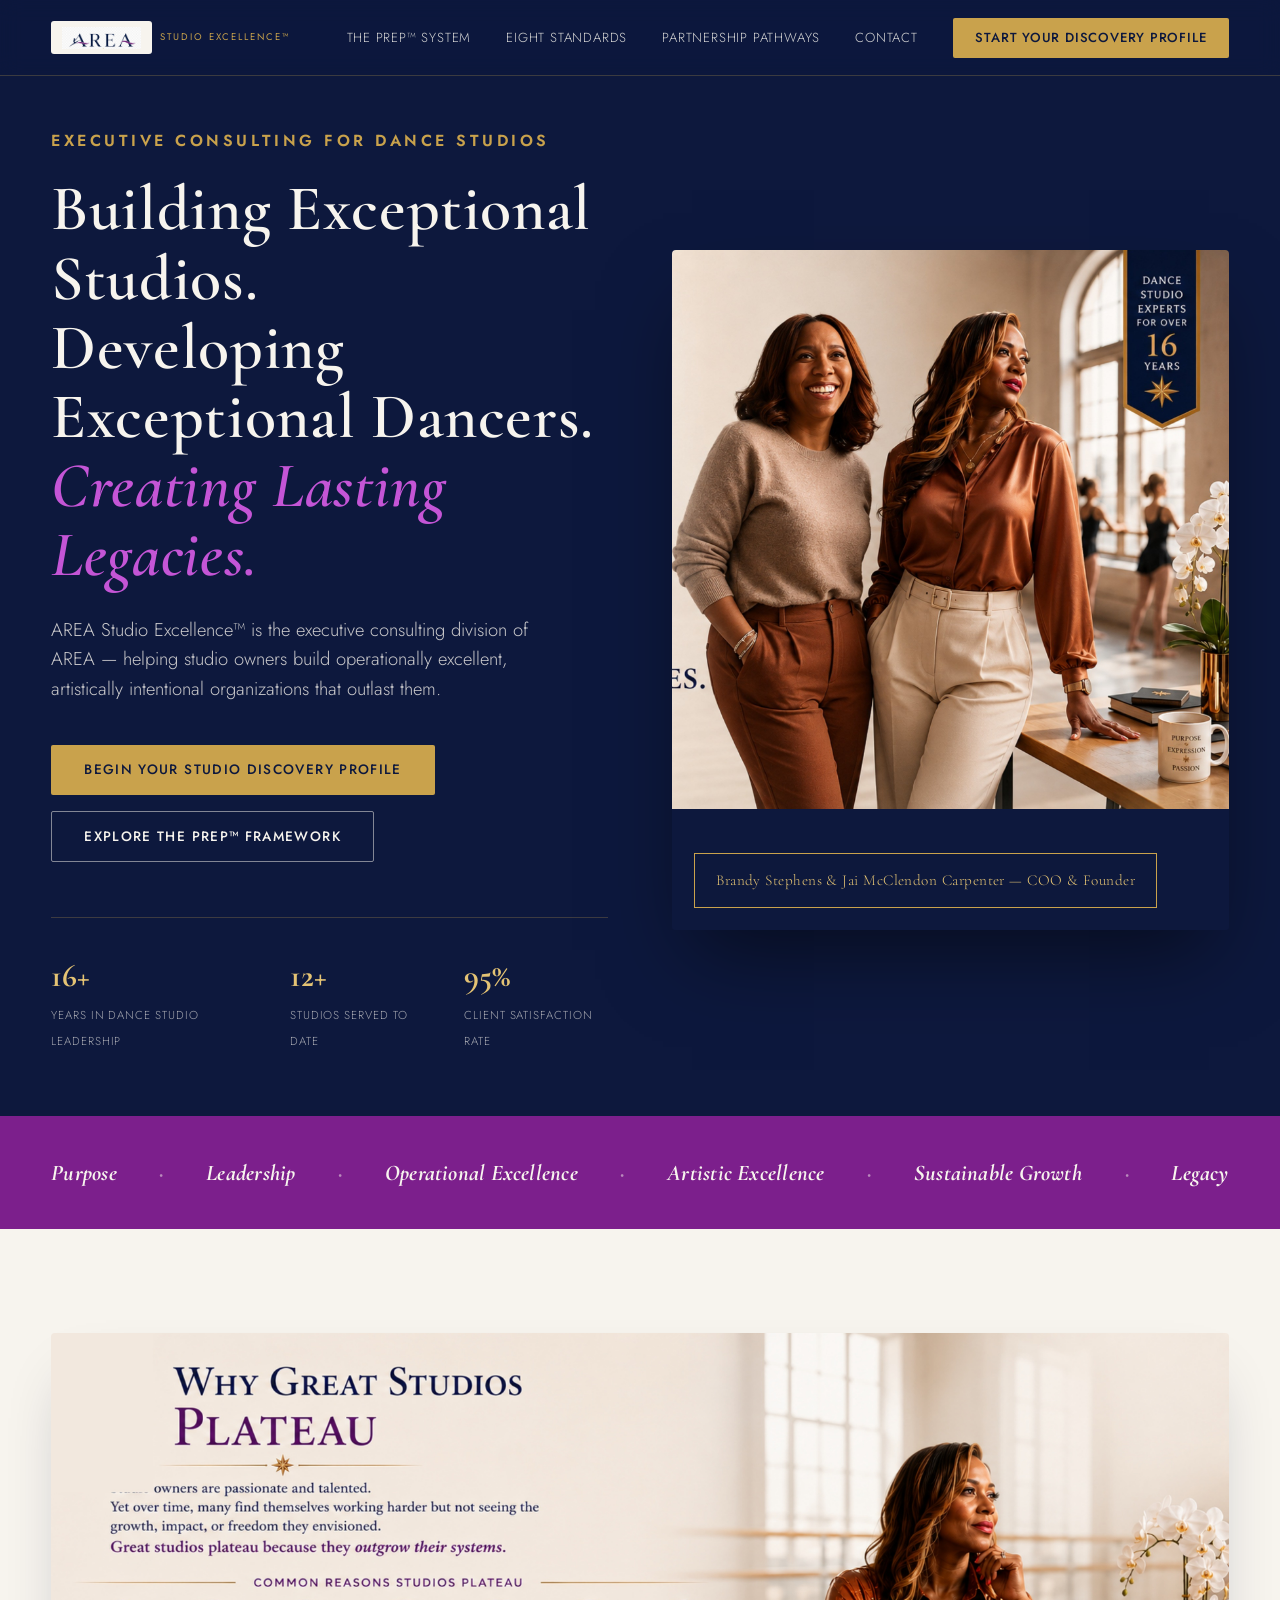
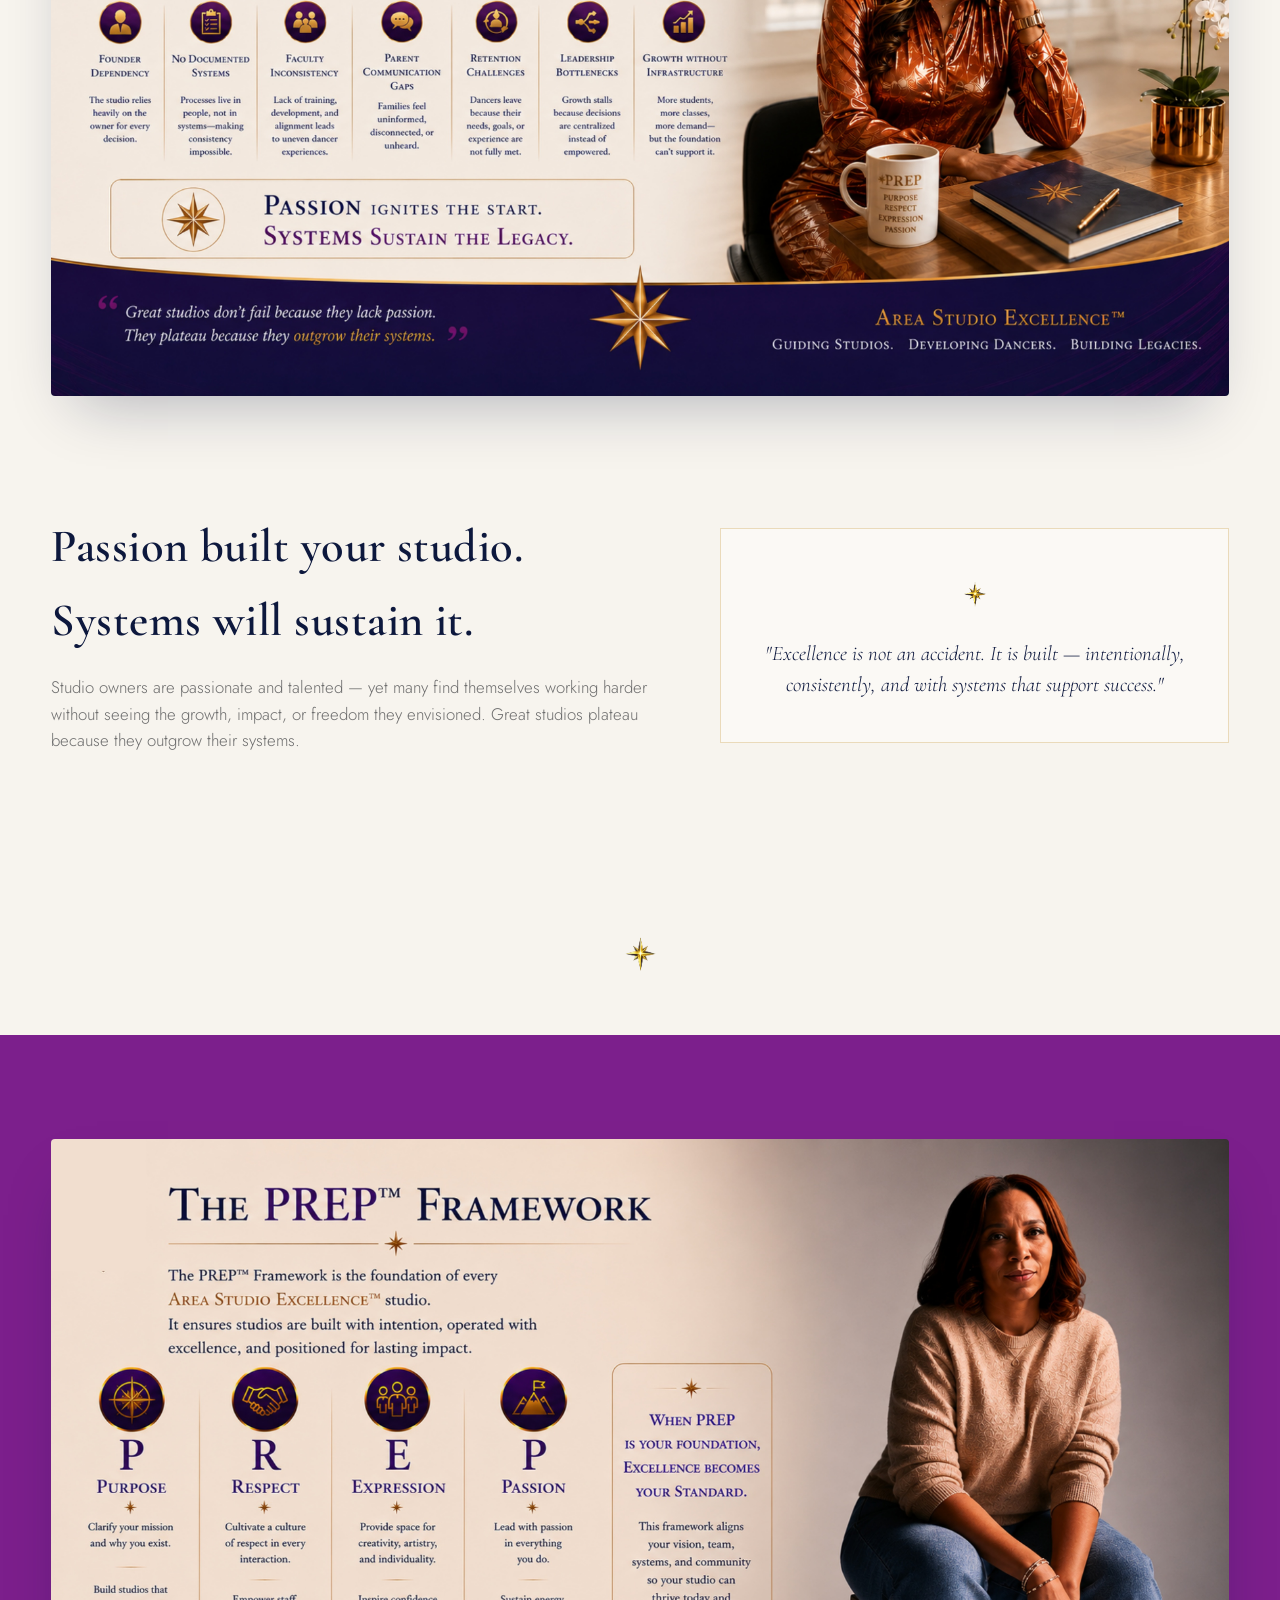
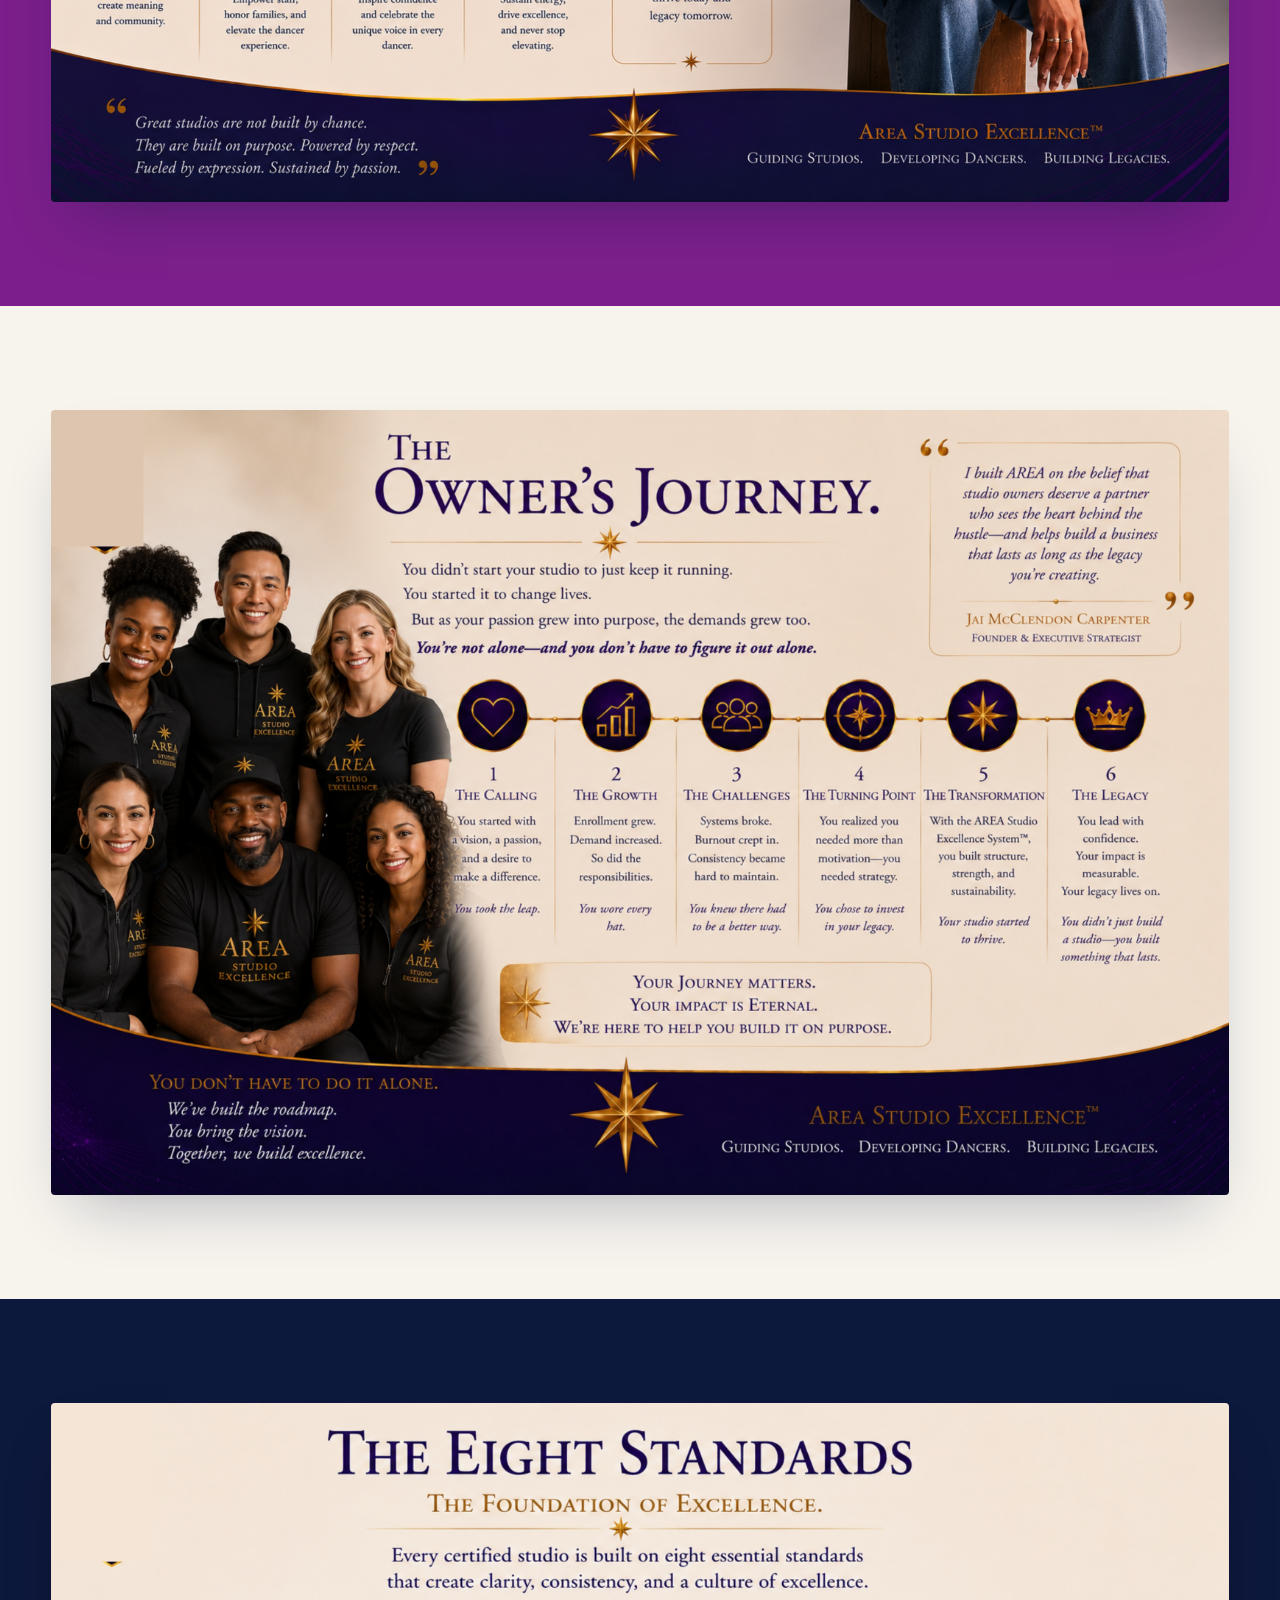
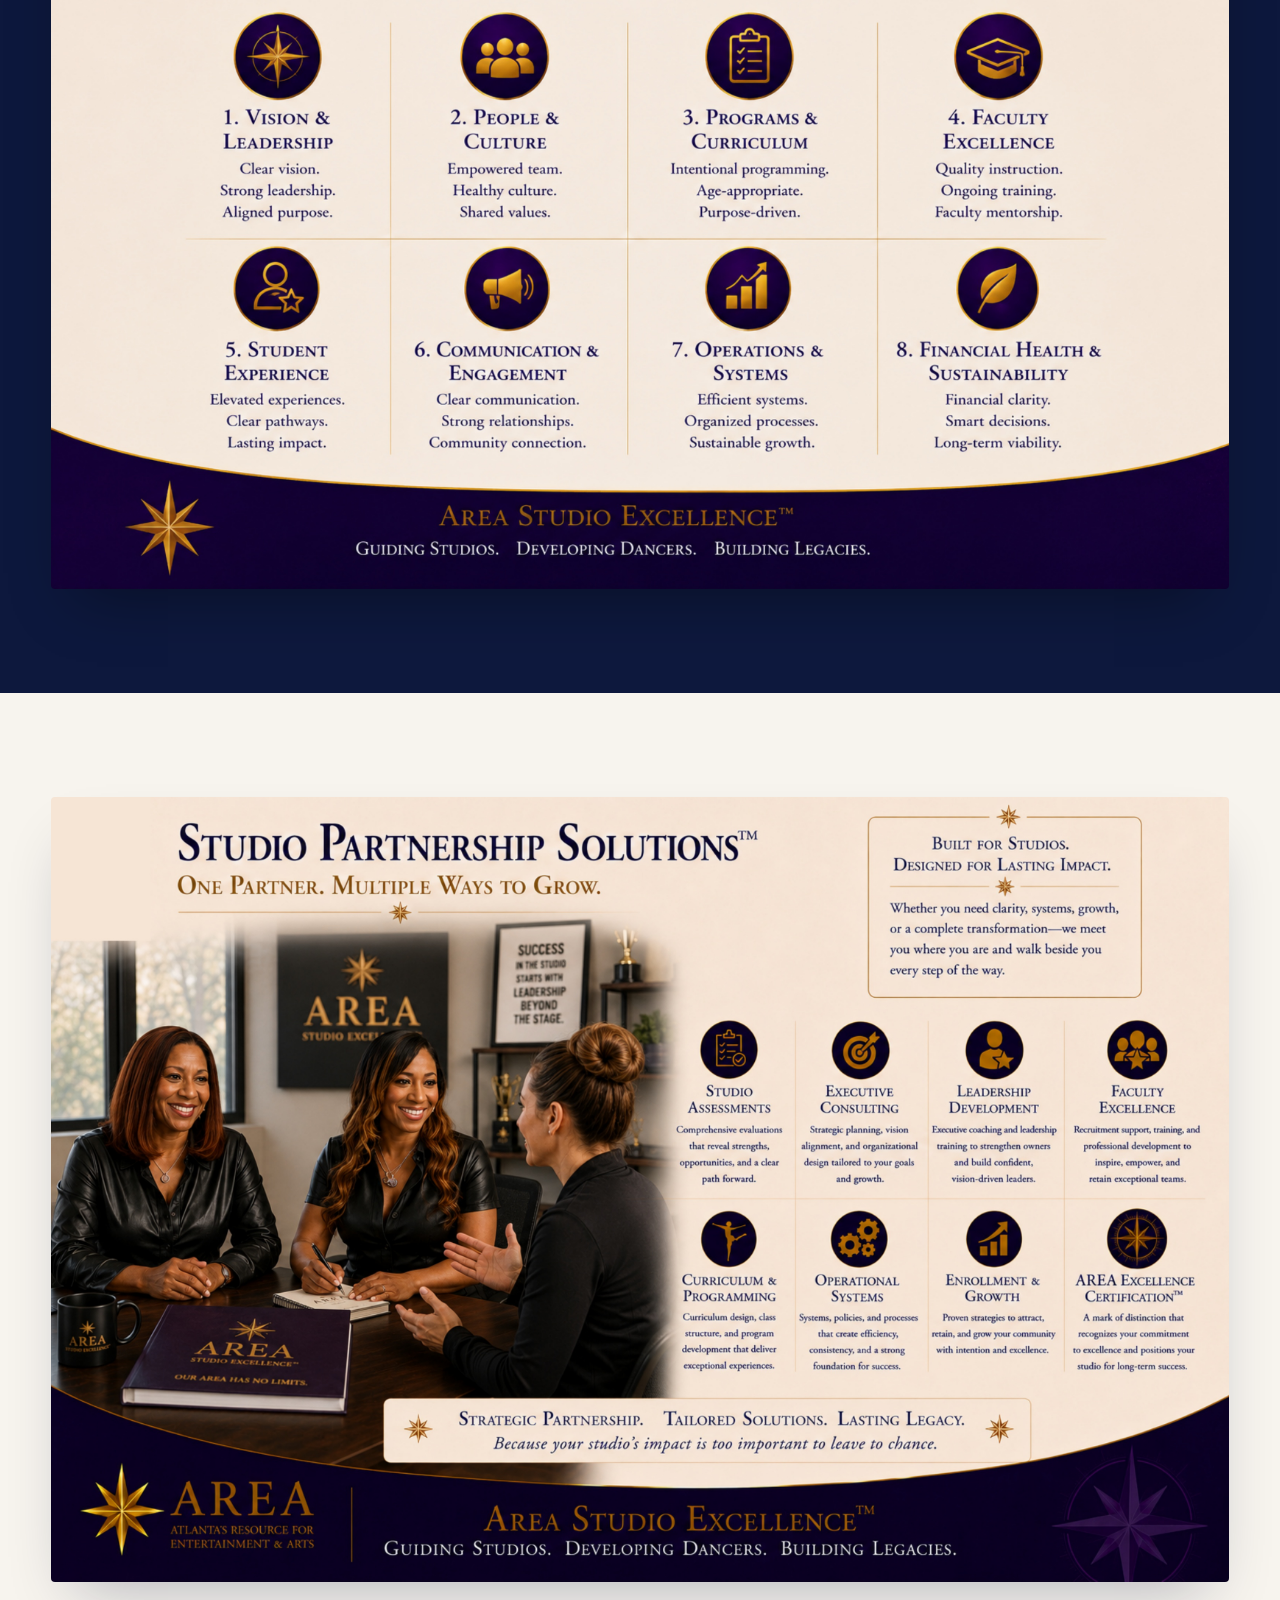
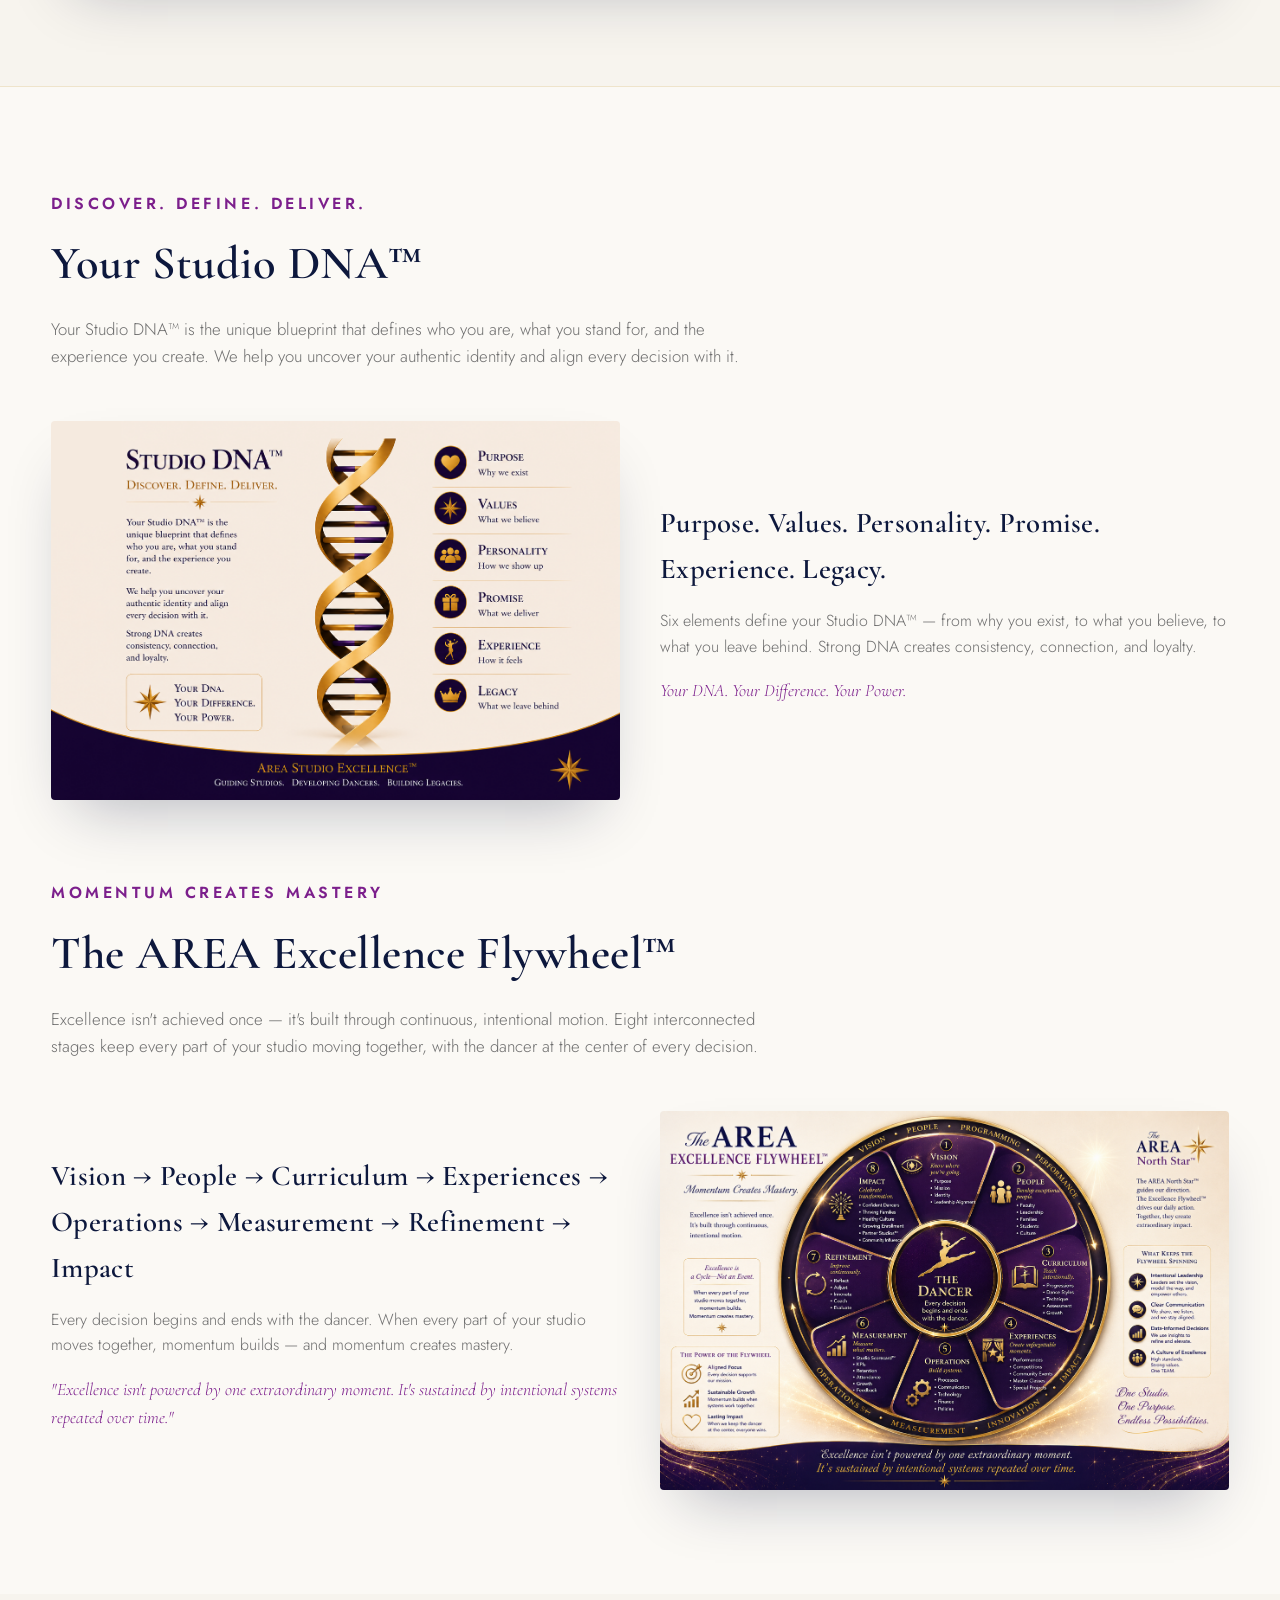
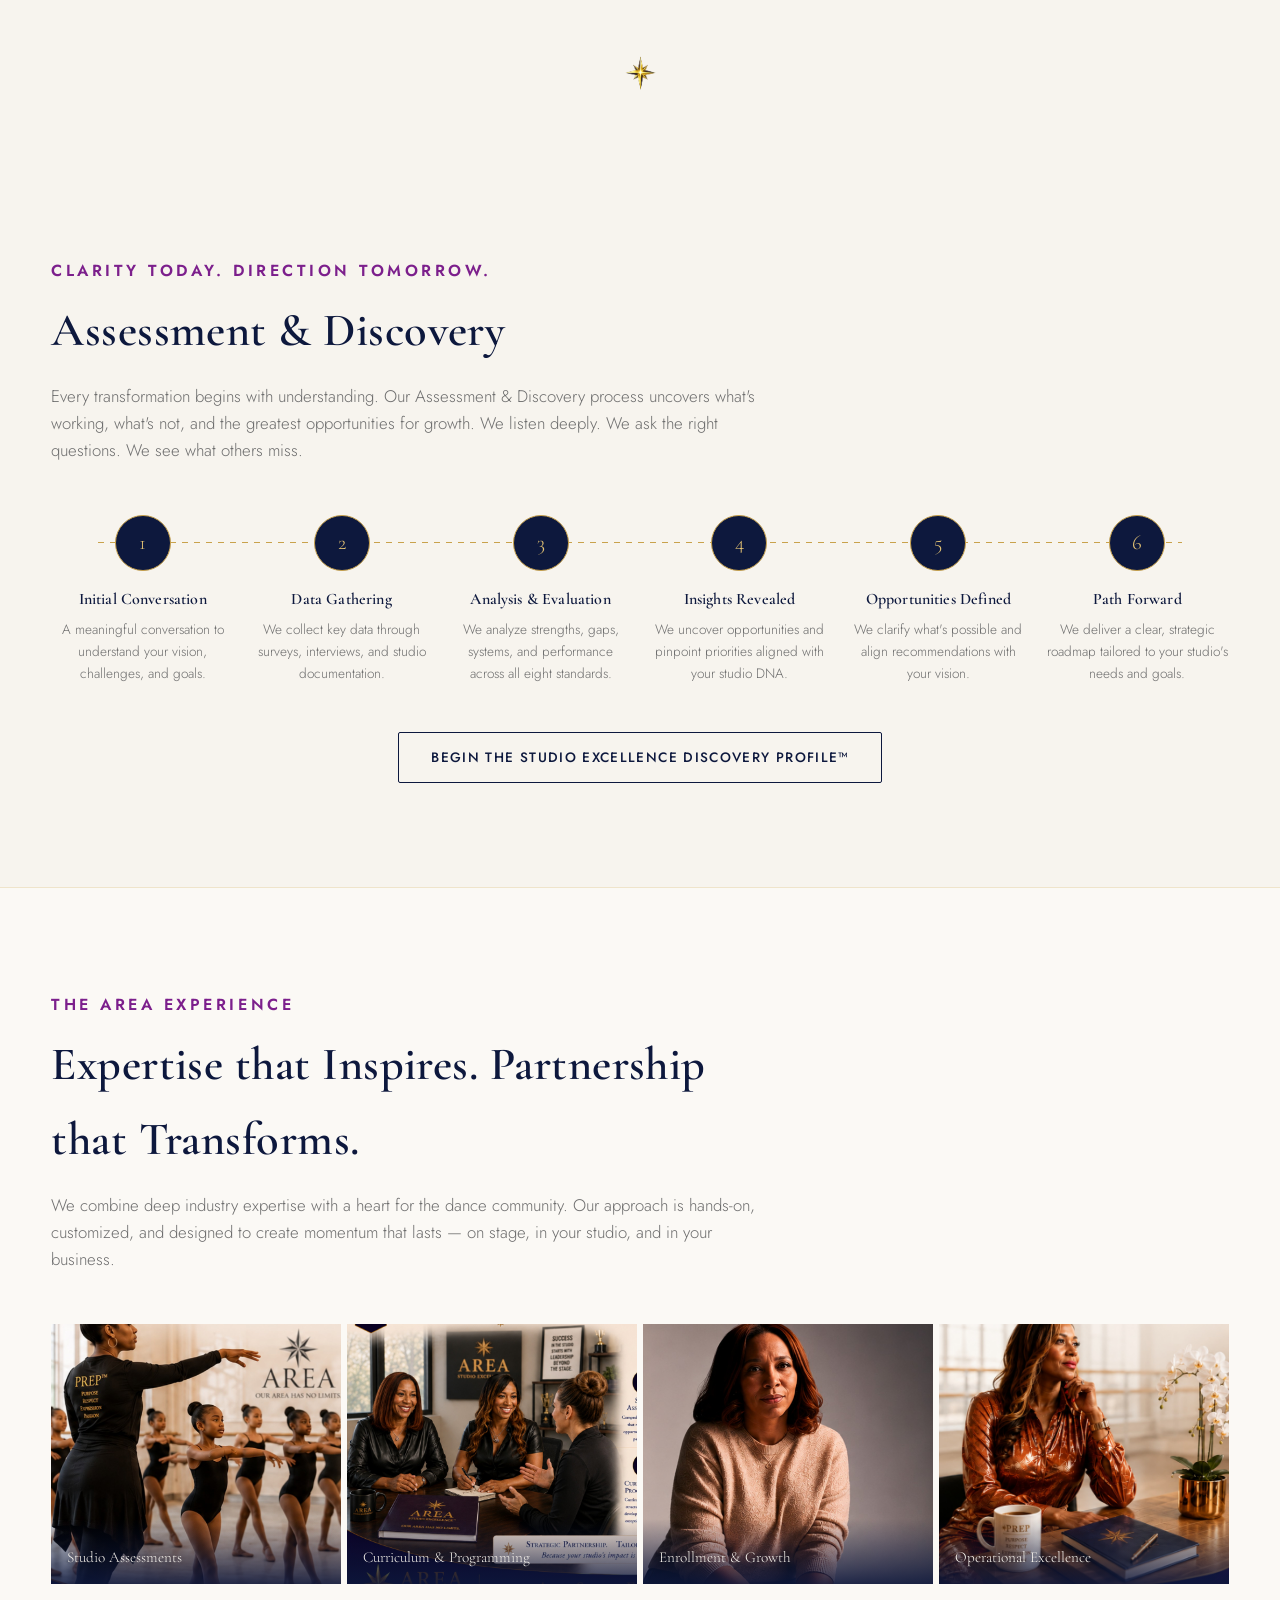
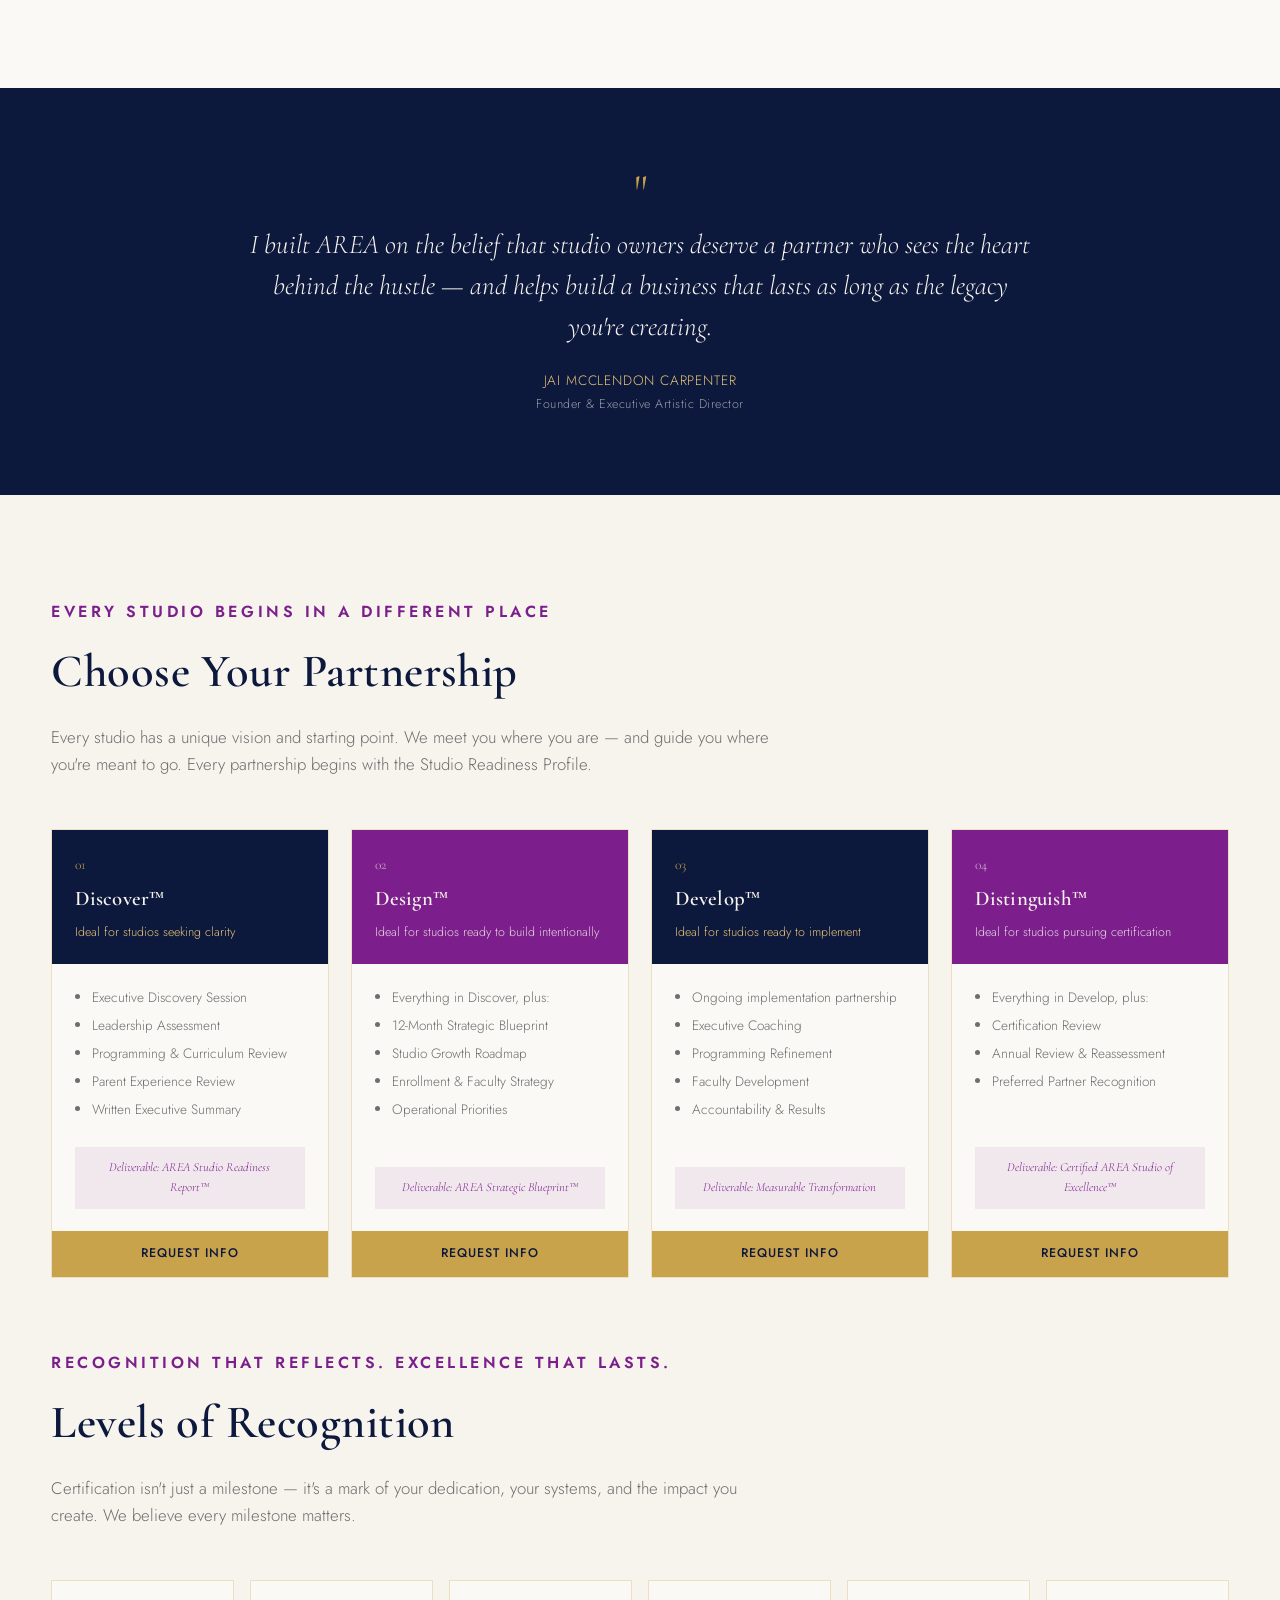
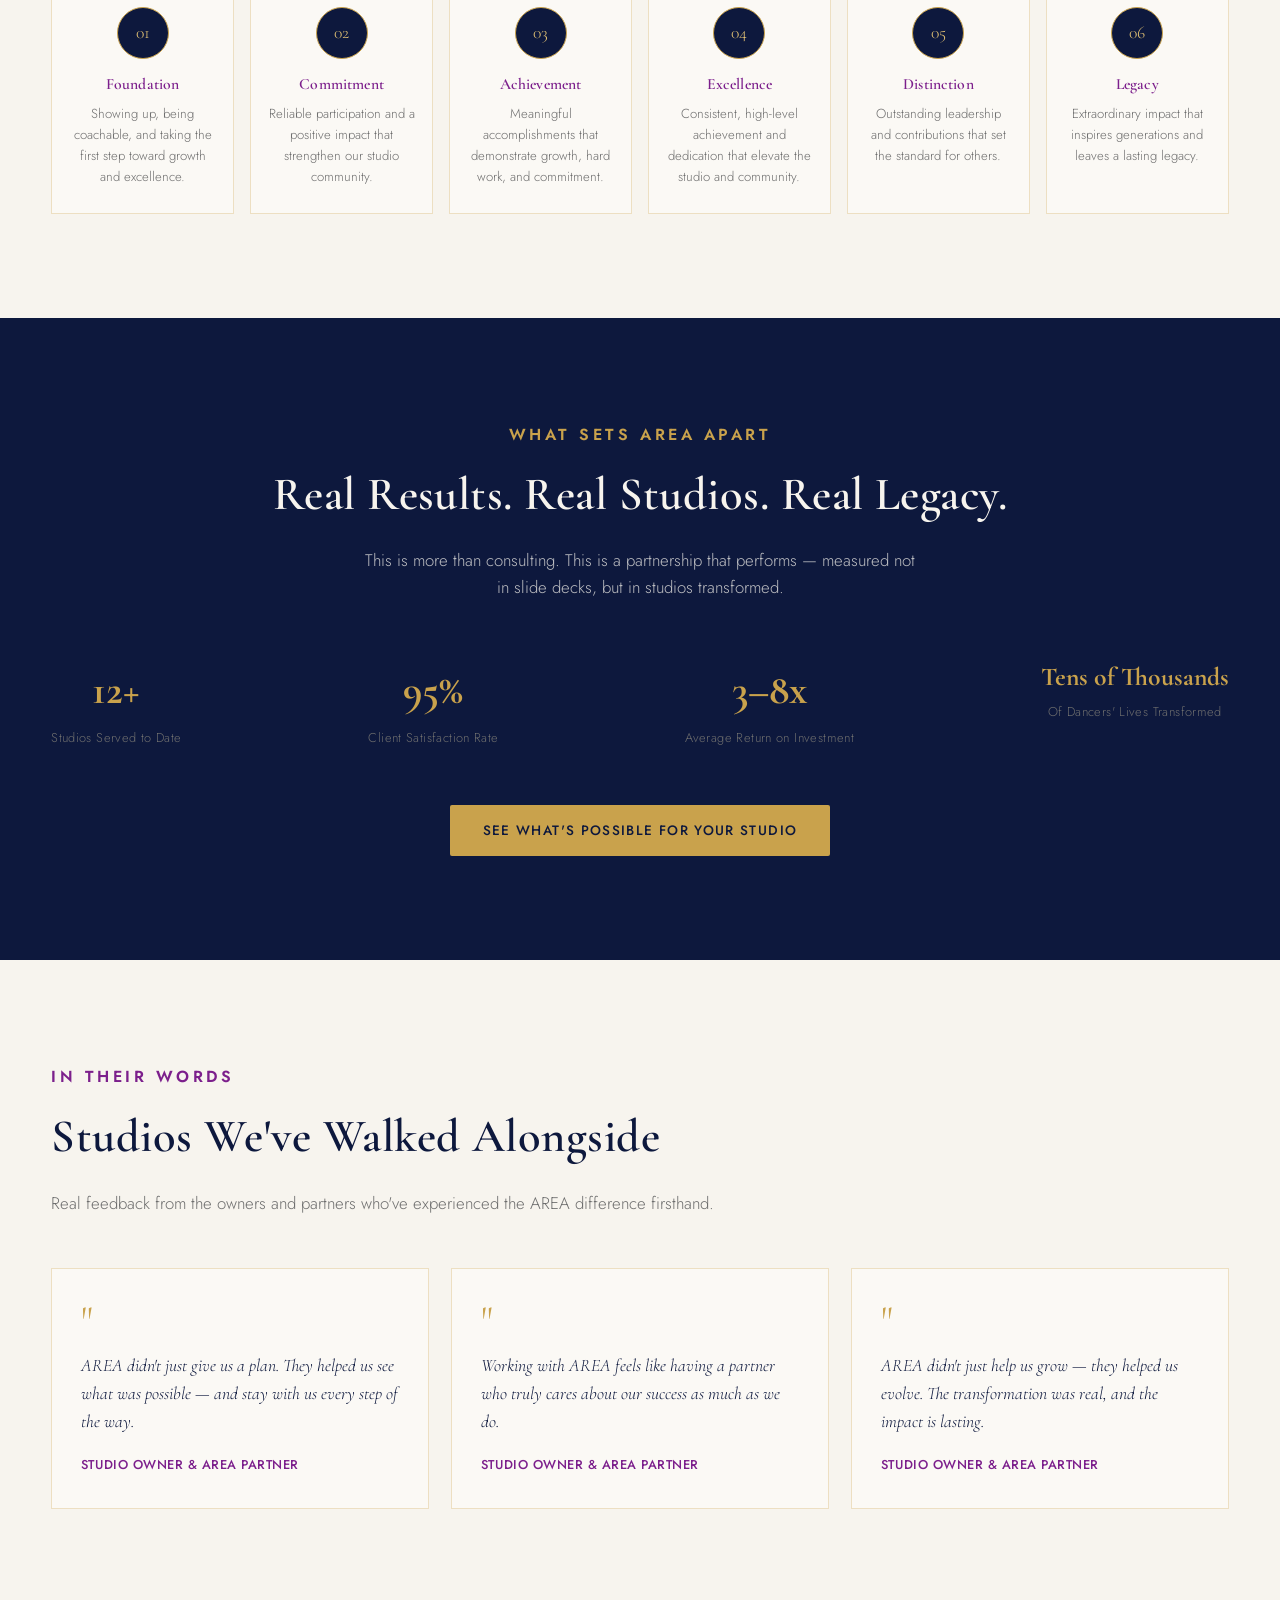
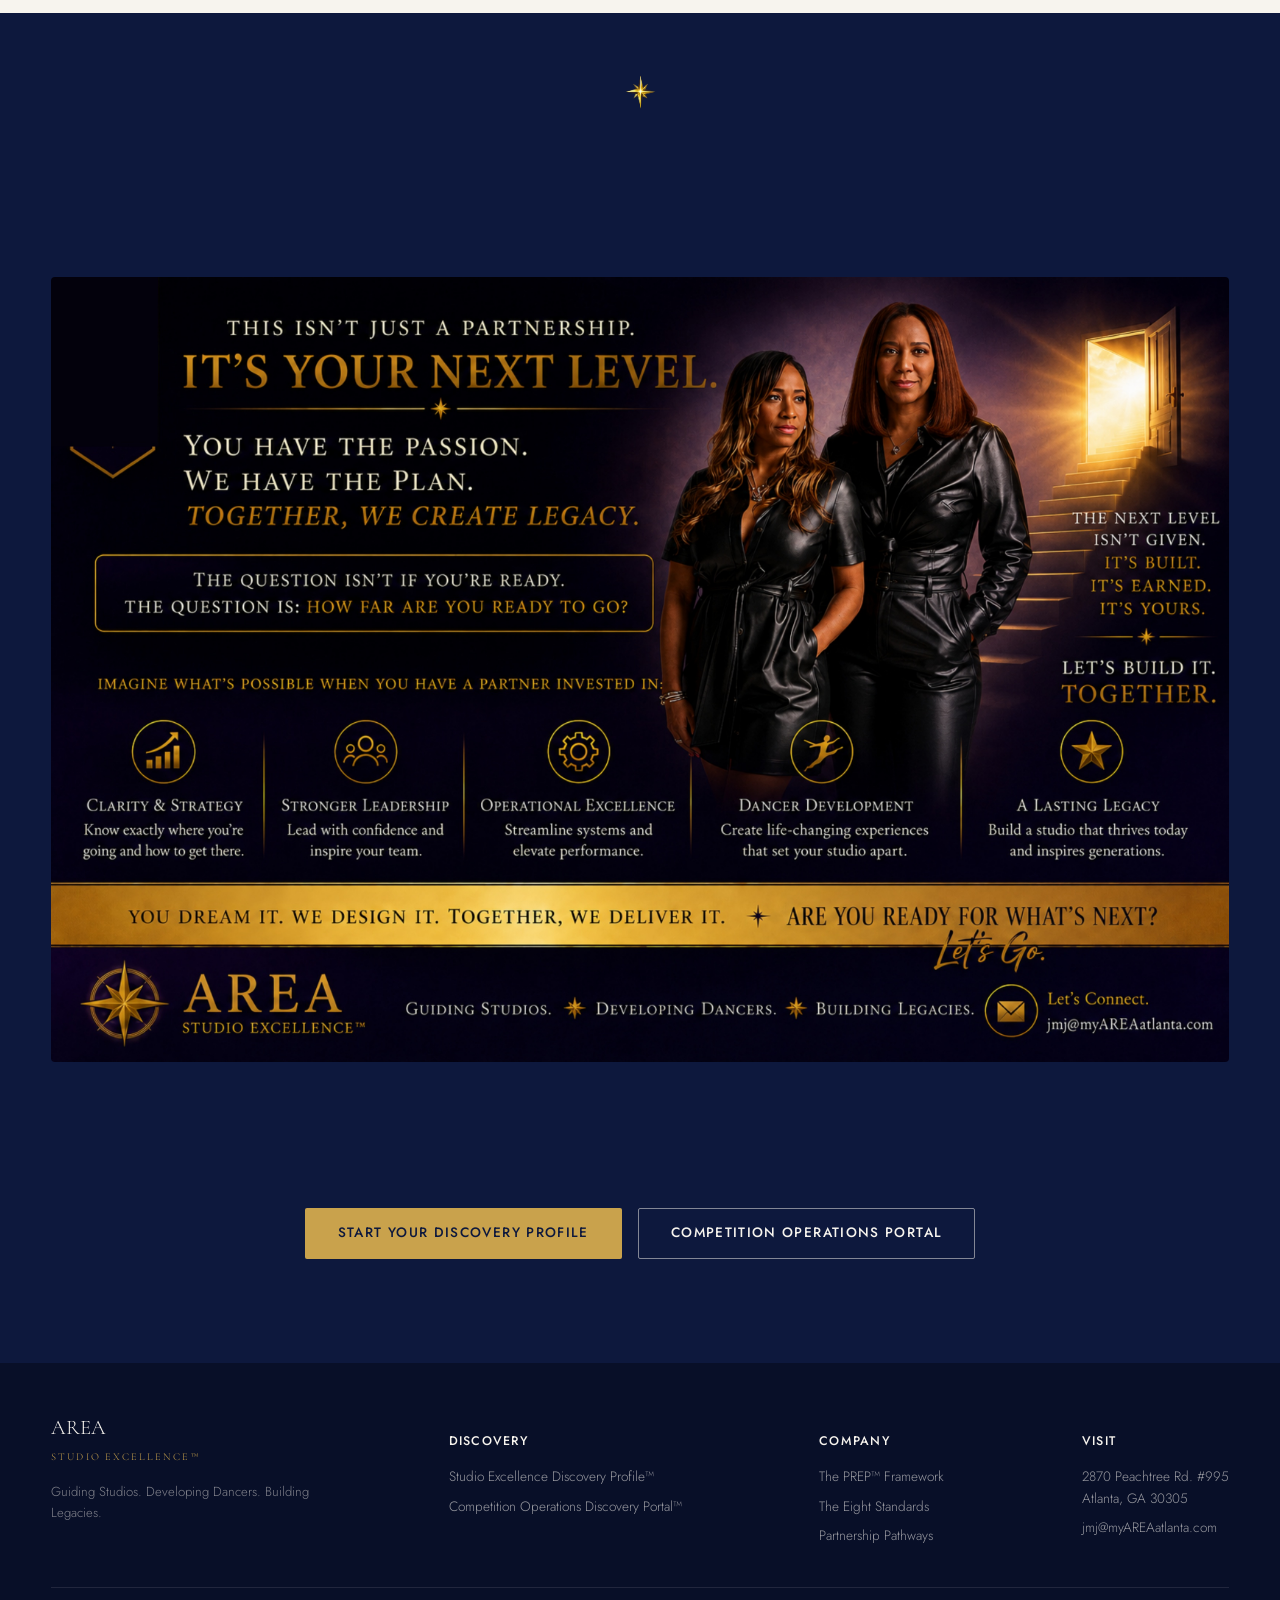
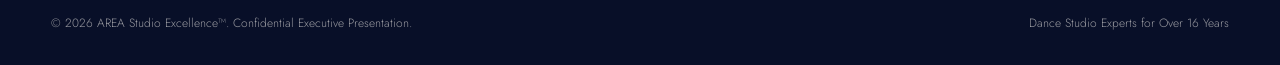
<file: area-site/index.html>
<!DOCTYPE html>
<html lang="en">
<head>
<meta charset="UTF-8">
<meta name="viewport" content="width=device-width, initial-scale=1.0">
<title>AREA Studio Excellence™ | Executive Consulting for Dance Studios</title>
<link rel="stylesheet" href="styles.css">
<style>

  /* ---------------- HERO ---------------- */
  .hero {
    min-height: 100vh;
    display: flex;
    align-items: center;
    background: var(--navy);
    color: var(--ivory);
    overflow: hidden;
    position: relative;
  }
  .hero-grid {
    display: grid;
    grid-template-columns: 1fr 1fr;
    align-items: center;
    gap: 5vw;
    width: 100%;
    max-width: 1400px;
    margin: 0 auto;
    padding: 8rem 4vw 4rem;
  }
  .hero-copy .eyebrow { margin-bottom: 1.3rem; display: block; }
  .hero-copy h1 {
    font-size: clamp(2.6rem, 5vw, 4.2rem);
    line-height: 1.08;
    color: var(--ivory);
  }
  .hero-copy h1 em {
    font-style: italic;
    color: var(--orchid-bright);
  }
  .hero-copy .sub {
    margin-top: 1.6rem;
    font-size: 1.15rem;
    color: rgba(247,244,238,0.8);
    max-width: 480px;
    font-weight: 300;
  }
  .hero-actions {
    margin-top: 2.6rem;
    display: flex;
    gap: 1rem;
    flex-wrap: wrap;
  }
  .hero-img-wrap {
    position: relative;
    border-radius: 4px;
    overflow: hidden;
    box-shadow: 0 40px 80px -20px rgba(0,0,0,0.5);
  }
  .hero-img-wrap img { width: 100%; height: 680px; object-fit: contain; object-position: center top; background: var(--navy); }
  .hero-tag {
    position: absolute;
    bottom: 1.4rem; left: 1.4rem;
    background: rgba(13,24,61,0.85);
    border: 1px solid var(--gold);
    padding: 0.9rem 1.3rem;
    font-family: var(--serif);
    font-size: 0.95rem;
    color: var(--gold-bright);
    letter-spacing: 0.03em;
  }
  .hero-stats {
    display: flex;
    gap: 2.4rem;
    margin-top: 3.4rem;
    padding-top: 2rem;
    border-top: 1px solid rgba(201,162,76,0.25);
  }
  .hero-stats .stat b {
    font-family: var(--serif);
    font-size: 2rem;
    color: var(--gold-bright);
    display: block;
  }
  .hero-stats .stat span {
    font-size: 0.72rem;
    letter-spacing: 0.08em;
    text-transform: uppercase;
    color: rgba(247,244,238,0.65);
  }

  @media (max-width: 1100px) {
    .hero-grid { grid-template-columns: 1fr; padding-top: 7rem; }
    .hero-img-wrap img { height: 420px; }
  }

  /* ---------------- PILLARS STRIP ---------------- */
  .pillars-strip {
    background: var(--orchid);
    padding: 2.4rem 4vw;
  }
  .pillars-row {
    max-width: 1400px; margin: 0 auto;
    display: flex; justify-content: space-between; align-items: center; flex-wrap: wrap; gap: 0.8rem 0;
    text-align: center;
    width: 100%;
  }
  .pillars-row span {
    font-family: var(--serif);
    font-size: 1.4rem;
    font-weight: 700;
    color: var(--ivory);
    font-style: italic;
    letter-spacing: 0.01em;
  }
  .pillars-row .sep {
    color: rgba(247,244,238,0.5);
    margin: 0 0.6rem;
    font-style: normal;
  }

  /* ---------------- PREP FRAMEWORK ---------------- */
  .prep-grid {
    display: grid;
    grid-template-columns: repeat(4, 1fr);
    gap: 1.6rem;
    margin-top: 2.5rem;
  }
  .prep-card {
    text-align: center;
    padding: 2.2rem 1.3rem;
    border: 1px solid rgba(201,162,76,0.35);
    background: var(--ivory-soft);
  }
  .prep-letter {
    font-family: var(--serif);
    font-size: 2.6rem;
    color: var(--navy);
    font-weight: 700;
    display: block;
  }
  .prep-card h4 { font-size: 1.2rem; color: var(--orchid); margin: 0.4rem 0 0.9rem; }
  .prep-card p { color: var(--stone); font-size: 0.92rem; margin: 0; }
  @media (max-width: 780px) { .prep-grid { grid-template-columns: 1fr 1fr; } }

  /* ---------------- STUDIO DNA / FLYWHEEL SHOWCASE ---------------- */
  .brand-frameworks {
    display: grid;
    grid-template-columns: 1fr;
    gap: 3rem;
    margin-top: 2.5rem;
  }
  .framework-block {
    display: grid;
    grid-template-columns: 1fr 1fr;
    gap: 2.5rem;
    align-items: center;
  }
  .framework-block.reverse { direction: rtl; }
  .framework-block.reverse > * { direction: ltr; }
  .framework-block img {
    width: 100%;
    border-radius: 4px;
    box-shadow: 0 30px 60px -25px rgba(13,24,61,0.3);
  }
  .framework-copy h3 { font-size: 1.8rem; color: var(--navy); margin-bottom: 0.8rem; }
  .framework-copy p { color: var(--stone); font-size: 1rem; margin-bottom: 1rem; }
  .framework-copy .tagline { font-family: var(--serif); font-style: italic; color: var(--orchid); font-size: 1.1rem; }
  @media (max-width: 860px) {
    .framework-block, .framework-block.reverse { grid-template-columns: 1fr; direction: ltr; }
  }

  /* ---------------- PLATEAU SPLIT LAYOUT ---------------- */
  .plateau-split {
    display: grid;
    grid-template-columns: 1.1fr 0.9fr;
    gap: 3rem;
    align-items: center;
  }
  .plateau-callout {
    background: var(--ivory-soft);
    border: 1px solid rgba(201,162,76,0.35);
    padding: 2.6rem 2.2rem;
    text-align: center;
  }
  .plateau-callout .star { width: 3rem; height: 3rem; display: inline-block; margin-bottom: 1.2rem; }
  .plateau-callout p {
    font-family: var(--serif);
    font-style: italic;
    font-size: 1.3rem;
    color: var(--navy);
    line-height: 1.5;
    margin: 0;
  }
  @media (max-width: 860px) { .plateau-split { grid-template-columns: 1fr; } }

  /* ---------------- CERTIFICATION LEVELS ---------------- */
  .cert-row {
    display: flex;
    justify-content: space-between;
    gap: 1rem;
    margin-top: 2.8rem;
    flex-wrap: wrap;
  }
  .cert-level {
    flex: 1;
    min-width: 140px;
    text-align: center;
    padding: 1.6rem 1rem;
    background: var(--ivory-soft);
    border: 1px solid rgba(201,162,76,0.3);
  }
  .cert-level .badge {
    width: 52px; height: 52px;
    border-radius: 50%;
    background: var(--navy);
    border: 1.5px solid var(--gold);
    display: flex; align-items: center; justify-content: center;
    margin: 0 auto 0.8rem;
    font-family: var(--serif);
    color: var(--gold-bright);
    font-size: 1.1rem;
  }
  .cert-level h4 { font-size: 0.98rem; color: var(--orchid); margin-bottom: 0.4rem; }
  .cert-level p { font-size: 0.82rem; color: var(--stone); margin: 0; }

  /* ---------------- STANDARDS GRID ---------------- */
  .standards-grid {
    display: grid;
    grid-template-columns: repeat(4, 1fr);
    gap: 0;
    margin-top: 2.5rem;
    border-top: 1px solid rgba(247,244,238,0.15);
  }
  .standard-cell {
    padding: 2.2rem 1.6rem;
    border-right: 1px solid rgba(247,244,238,0.12);
    border-bottom: 1px solid rgba(247,244,238,0.12);
  }
  .standard-cell .num {
    font-family: var(--serif);
    color: var(--gold);
    font-size: 0.95rem;
  }
  .standard-cell h4 { color: var(--ivory); font-size: 1.15rem; margin: 0.5rem 0 0.5rem; }
  .standard-cell p { color: rgba(247,244,238,0.65); font-size: 0.88rem; margin: 0; }
  @media (max-width: 900px) { .standards-grid { grid-template-columns: 1fr 1fr; } }
  @media (max-width: 560px) { .standards-grid { grid-template-columns: 1fr; } }

  /* ---------------- JOURNEY / PROCESS ---------------- */
  .journey-row {
    display: flex;
    justify-content: space-between;
    margin-top: 3rem;
    position: relative;
    flex-wrap: wrap;
    gap: 2rem 1rem;
  }
  .journey-row::before {
    content: "";
    position: absolute;
    top: 27px; left: 4%; right: 4%;
    height: 1px;
    background: repeating-linear-gradient(90deg, var(--gold), var(--gold) 6px, transparent 6px, transparent 12px);
    z-index: 0;
  }
  .journey-step {
    position: relative;
    z-index: 1;
    flex: 1;
    min-width: 140px;
    text-align: center;
  }
  .journey-step .dot {
    width: 56px; height: 56px;
    border-radius: 50%;
    background: var(--navy);
    border: 1.5px solid var(--gold);
    color: var(--gold-bright);
    display: flex; align-items: center; justify-content: center;
    margin: 0 auto 1rem;
    font-family: var(--serif);
    font-size: 1.3rem;
  }
  .journey-step h4 { font-size: 1rem; color: var(--navy); margin-bottom: 0.4rem; }
  .journey-step p { font-size: 0.85rem; color: var(--stone); margin: 0; }

  /* ---------------- PATHWAYS ---------------- */
  .pathways-grid {
    display: grid;
    grid-template-columns: repeat(4, 1fr);
    gap: 1.4rem;
    margin-top: 2.8rem;
  }
  .pathway-card {
    background: var(--ivory-soft);
    border: 1px solid rgba(201,162,76,0.3);
    display: flex;
    flex-direction: column;
  }
  .pathway-head {
    background: var(--navy);
    color: var(--ivory);
    padding: 1.3rem 1.4rem;
  }
  .pathway-head.orchid-head { background: var(--orchid); }
  .pathway-head.orchid-head .num { color: var(--ivory); opacity: 0.7; }
  .pathway-head.orchid-head span { color: var(--ivory); opacity: 0.85; }
  .pathway-head .num { color: var(--gold); font-family: var(--serif); font-size: 0.85rem;}
  .pathway-head h4 { font-size: 1.3rem; margin: 0.3rem 0 0.2rem; font-family: var(--serif); }
  .pathway-head span { font-size: 0.78rem; color: var(--gold-bright); }
  .pathway-body { padding: 1.4rem; flex: 1; display: flex; flex-direction: column; }
  .pathway-body ul { margin: 0 0 1.2rem; padding-left: 1.1rem; font-size: 0.85rem; color: var(--stone); flex: 1; }
  .pathway-body li { margin-bottom: 0.4rem; }
  .pathway-deliverable {
    font-size: 0.78rem;
    background: rgba(124,31,140,0.08);
    color: var(--orchid);
    padding: 0.7rem 0.9rem;
    text-align: center;
    font-style: italic;
    font-family: var(--serif);
  }
  .pathway-cta {
    display: block;
    text-align: center;
    padding: 0.8rem;
    font-size: 0.78rem;
    letter-spacing: 0.08em;
    text-transform: uppercase;
    font-weight: 500;
    color: var(--navy);
    background: var(--gold);
    transition: background 0.2s;
  }
  .pathway-cta:hover { background: var(--gold-bright); }
  @media (max-width: 980px) { .pathways-grid { grid-template-columns: 1fr 1fr; } }
  @media (max-width: 560px) { .pathways-grid { grid-template-columns: 1fr; } }

  /* ---------------- WHO WE SERVE / PHOTO GRID ---------------- */
  .photo-band {
    display: grid;
    grid-template-columns: repeat(4, 1fr);
    gap: 0.4rem;
    margin-top: 3rem;
  }
  .photo-band figure { margin: 0; position: relative; overflow: hidden; }
  .photo-band img { height: 260px; width: 100%; object-fit: cover; transition: transform 0.5s ease; }
  .photo-band img.face-top { object-position: center 12%; }
  .photo-band figure:hover img { transform: scale(1.06); }
  .photo-band figcaption {
    position: absolute; bottom: 0; left: 0; right: 0;
    background: linear-gradient(to top, rgba(13,24,61,0.88), transparent);
    color: var(--ivory);
    padding: 1.6rem 1rem 0.9rem;
    font-family: var(--serif);
    font-size: 0.95rem;
  }
  @media (max-width: 860px) { .photo-band { grid-template-columns: 1fr 1fr; } }

  /* ---------------- FOUNDER QUOTE ---------------- */
  .founder-quote {
    padding: 5rem 4vw;
    background: var(--navy);
    color: var(--ivory);
    text-align: center;
  }
  .founder-quote .mark { color: var(--gold); font-family: var(--serif); font-size: 3rem; line-height: 1; }
  .founder-quote p {
    font-family: var(--serif);
    font-style: italic;
    font-size: clamp(1.3rem, 2.6vw, 1.7rem);
    max-width: 780px;
    margin: 0.6rem auto 1.4rem;
    color: var(--ivory);
    line-height: 1.5;
  }
  .founder-quote .attribution { color: var(--gold-bright); font-size: 0.85rem; letter-spacing: 0.06em; text-transform: uppercase; }
  .founder-quote .attribution span { display: block; color: rgba(247,244,238,0.6); font-size: 0.78rem; letter-spacing: 0.04em; text-transform: none; margin-top: 0.2rem; }

  /* ---------------- TESTIMONIAL / STATS ---------------- */
  .stats-row {
    display: flex;
    justify-content: space-between;
    flex-wrap: wrap;
    gap: 2rem;
    margin-top: 3rem;
    text-align: center;
  }
  .stats-row .stat b {
    font-family: var(--serif);
    font-size: 2.6rem;
    color: var(--gold);
    display: block;
  }
  .stats-row .stat b.stat-text { font-size: 1.6rem; }
  .stats-row .stat { max-width: 200px; }
  .stats-row .stat span { font-size: 0.8rem; color: var(--stone); letter-spacing: 0.03em; }

  /* ---------------- TESTIMONIALS ---------------- */
  .testimonial-grid {
    display: grid;
    grid-template-columns: repeat(3, 1fr);
    gap: 1.4rem;
    margin-top: 2.8rem;
  }
  .testimonial-card {
    background: var(--ivory-soft);
    border: 1px solid rgba(201,162,76,0.3);
    padding: 2rem 1.8rem;
    display: flex;
    flex-direction: column;
  }
  .testimonial-card .quote-mark {
    font-family: var(--serif);
    font-size: 2.6rem;
    color: var(--gold);
    line-height: 1;
    margin-bottom: 0.6rem;
  }
  .testimonial-card p {
    font-family: var(--serif);
    font-style: italic;
    font-size: 1.1rem;
    color: var(--navy);
    flex: 1;
    margin: 0 0 1.2rem;
  }
  .testimonial-card .attribution {
    font-size: 0.8rem;
    letter-spacing: 0.04em;
    text-transform: uppercase;
    color: var(--orchid);
    font-weight: 500;
  }
  @media (max-width: 900px) { .testimonial-grid { grid-template-columns: 1fr 1fr; } }
  @media (max-width: 600px) { .testimonial-grid { grid-template-columns: 1fr; } }

  /* ---------------- CTA FINAL ---------------- */
  .cta-final {
    background: var(--navy);
    color: var(--ivory);
    display: grid;
    grid-template-columns: 1.1fr 0.9fr;
    align-items: center;
  }
  .cta-final-copy { padding: 6rem 4vw; }
  .cta-final-copy .eyebrow { color: var(--gold); }
  .cta-final-copy h2 { color: var(--ivory); font-size: clamp(2rem, 4vw, 3rem); margin-top: 0.8rem; }
  .cta-final-copy p { color: rgba(247,244,238,0.75); margin-top: 1.2rem; max-width: 460px; }
  .cta-final-img { height: 100%; min-height: 460px; overflow: hidden; }
  .cta-final-img img { width: 100%; height: 100%; object-fit: cover; object-position: 70% 20%; }
  @media (max-width: 900px) {
    .cta-final { grid-template-columns: 1fr; }
    .cta-final-img { min-height: 320px; }
  }

  /* ---------------- FOOTER ---------------- */
  footer {
    background: var(--navy-deep);
    color: rgba(247,244,238,0.6);
    padding: 3rem 4vw 2rem;
    font-size: 0.85rem;
  }
  .footer-grid {
    max-width: 1240px; margin: 0 auto;
    display: flex; justify-content: space-between; flex-wrap: wrap; gap: 2rem;
    padding-bottom: 2rem;
    border-bottom: 1px solid rgba(247,244,238,0.1);
  }
  .footer-brand { font-family: var(--serif); color: var(--ivory); font-size: 1.3rem; }
  .footer-brand small { display: block; color: var(--gold); font-size: 0.65rem; letter-spacing: 0.2em; margin-top: 0.3rem; }
  .footer-col h5 { color: var(--ivory); font-size: 0.78rem; letter-spacing: 0.1em; text-transform: uppercase; margin-bottom: 0.9rem; font-weight: 500; }
  .footer-col a, .footer-col p { display: block; color: rgba(247,244,238,0.6); font-size: 0.85rem; margin-bottom: 0.5rem; }
  .footer-col a:hover { color: var(--gold-bright); }
  .footer-bottom { max-width: 1240px; margin: 1.6rem auto 0; display: flex; justify-content: space-between; flex-wrap: wrap; gap: 1rem; font-size: 0.75rem; }
</style>
</head>
<body>

<nav class="site-nav">
  <a href="index.html" class="brand">
    <span class="brand-badge"><img src="images/brand/logo_area_only.png" alt="AREA"></span>
    <span class="brand-sub">STUDIO EXCELLENCE™</span>
  </a>
  <div class="links">
    <a href="#prep">The PREP™ System</a>
    <a href="#standards">Eight Standards</a>
    <a href="#pathways">Partnership Pathways</a>
    <a href="#contact">Contact</a>
    <a href="discovery-profile.html" class="cta-btn">Start Your Discovery Profile</a>
  </div>
</nav>

<!-- HERO -->
<header class="hero">
  <div class="hero-grid">
    <div class="hero-copy fade-in visible">
      <span class="eyebrow">Executive Consulting for Dance Studios</span>
      <h1>Building Exceptional Studios.<br>Developing Exceptional Dancers.<br><em>Creating Lasting Legacies.</em></h1>
      <p class="sub">AREA Studio Excellence™ is the executive consulting division of AREA — helping studio owners build operationally excellent, artistically intentional organizations that outlast them.</p>
      <div class="hero-actions">
        <a href="discovery-profile.html" class="btn btn-gold">Begin Your Studio Discovery Profile</a>
        <a href="#prep" class="btn btn-outline-light">Explore the PREP™ Framework</a>
      </div>
      <div class="hero-stats">
        <div class="stat"><b>16+</b><span>Years in Dance Studio Leadership</span></div>
        <div class="stat"><b>12+</b><span>Studios Served to Date</span></div>
        <div class="stat"><b>95%</b><span>Client Satisfaction Rate</span></div>
      </div>
    </div>
    <div class="hero-img-wrap fade-in visible">
      <img src="images/hero_jai_brandy_kneecrop.jpg" alt="Brandy Stephens and Jai McClendon Carpenter, AREA Studio Excellence leadership">
      <div class="hero-tag">Brandy Stephens &amp; Jai McClendon Carpenter — COO &amp; Founder</div>
    </div>
  </div>
</header>

<div class="pillars-strip">
  <div class="pillars-row">
    <span>Purpose</span><span class="sep">·</span><span>Leadership</span><span class="sep">·</span><span>Operational Excellence</span><span class="sep">·</span><span>Artistic Excellence</span><span class="sep">·</span><span>Sustainable Growth</span><span class="sep">·</span><span>Legacy</span>
  </div>
</div>

<!-- WHY STUDIOS PLATEAU -->
<section class="section-pad" style="padding-bottom:0;">
  <div class="container">
    <img src="images/slides/slide3-v2.jpg" alt="Why Great Studios Plateau — common reasons studios plateau" style="width:100%; border-radius:4px; box-shadow:0 30px 60px -25px rgba(13,24,61,0.3);">
  </div>
</section>

<section class="section-pad">
  <div class="container">
    <div class="plateau-split">
      <div class="section-head" style="margin-bottom:0;">
        <h2>Passion built your studio. Systems will sustain it.</h2>
        <p>Studio owners are passionate and talented — yet many find themselves working harder without seeing the growth, impact, or freedom they envisioned. Great studios plateau because they outgrow their systems.</p>
      </div>
      <div class="plateau-callout">
        <span class="star"></span>
        <p>"Excellence is not an accident. It is built — intentionally, consistently, and with systems that support success."</p>
      </div>
    </div>
  </div>
</section>

<div class="compass-break"><span class="star"></span></div>

<!-- PREP FRAMEWORK -->
<section class="section-pad" id="prep" style="background:var(--orchid);">
  <div class="container">
    <img src="images/slides/slide4.jpg" alt="The PREP Framework — Purpose, Respect, Expression, Passion" style="width:100%; border-radius:4px; box-shadow:0 30px 60px -25px rgba(13,24,61,0.4);">
  </div>
</section>

<!-- OWNER'S JOURNEY -->
<section class="section-pad">
  <div class="container">
    <img src="images/slides/slide7.jpg" alt="The Owner's Journey — from the calling to the legacy" style="width:100%; border-radius:4px; box-shadow:0 30px 60px -25px rgba(13,24,61,0.3);">
  </div>
</section>

<!-- EIGHT STANDARDS -->
<section class="section-pad dark-section" id="standards">
  <div class="container">
    <img src="images/slides/slide10.jpg" alt="The Eight Standards — the foundation of excellence" style="width:100%; border-radius:4px; box-shadow:0 30px 60px -25px rgba(0,0,0,0.4);">
  </div>
</section>

<!-- STUDIO PARTNERSHIP SOLUTIONS -->
<section class="section-pad">
  <div class="container">
    <img src="images/slides/slide13.jpg" alt="Studio Partnership Solutions — one partner, multiple ways to grow" style="width:100%; border-radius:4px; box-shadow:0 30px 60px -25px rgba(13,24,61,0.3);">
  </div>
</section>

<!-- STUDIO DNA + EXCELLENCE FLYWHEEL -->
<section class="section-pad" style="background:var(--ivory-soft); border-top:1px solid rgba(201,162,76,0.25);">
  <div class="container">
    <div class="section-head">
      <span class="eyebrow on-light">Discover. Define. Deliver.</span>
      <h2>Your Studio DNA™</h2>
      <p>Your Studio DNA™ is the unique blueprint that defines who you are, what you stand for, and the experience you create. We help you uncover your authentic identity and align every decision with it.</p>
    </div>
    <div class="framework-block">
      <img src="images/brand/studio_dna.png" alt="Studio DNA framework: Purpose, Values, Personality, Promise, Experience, Legacy">
      <div class="framework-copy">
        <h3>Purpose. Values. Personality. Promise. Experience. Legacy.</h3>
        <p>Six elements define your Studio DNA™ — from why you exist, to what you believe, to what you leave behind. Strong DNA creates consistency, connection, and loyalty.</p>
        <p class="tagline">Your DNA. Your Difference. Your Power.</p>
      </div>
    </div>

    <div style="margin-top:5rem;">
      <div class="section-head">
        <span class="eyebrow on-light">Momentum Creates Mastery</span>
        <h2>The AREA Excellence Flywheel™</h2>
        <p>Excellence isn't achieved once — it's built through continuous, intentional motion. Eight interconnected stages keep every part of your studio moving together, with the dancer at the center of every decision.</p>
      </div>
      <div class="framework-block reverse">
        <img src="images/brand/excellence_flywheel.png" alt="AREA Excellence Flywheel: Vision, People, Curriculum, Experiences, Operations, Measurement, Refinement, Impact">
        <div class="framework-copy">
          <h3>Vision → People → Curriculum → Experiences → Operations → Measurement → Refinement → Impact</h3>
          <p>Every decision begins and ends with the dancer. When every part of your studio moves together, momentum builds — and momentum creates mastery.</p>
          <p class="tagline">"Excellence isn't powered by one extraordinary moment. It's sustained by intentional systems repeated over time."</p>
        </div>
      </div>
    </div>
  </div>
</section>

<div class="compass-break"><span class="star"></span></div>

<!-- ASSESSMENT & DISCOVERY JOURNEY -->
<section class="section-pad" id="discovery">
  <div class="container">
    <div class="section-head">
      <span class="eyebrow on-light">Clarity Today. Direction Tomorrow.</span>
      <h2>Assessment &amp; Discovery</h2>
      <p>Every transformation begins with understanding. Our Assessment &amp; Discovery process uncovers what's working, what's not, and the greatest opportunities for growth. We listen deeply. We ask the right questions. We see what others miss.</p>
    </div>
    <div class="journey-row">
      <div class="journey-step"><div class="dot">1</div><h4>Initial Conversation</h4><p>A meaningful conversation to understand your vision, challenges, and goals.</p></div>
      <div class="journey-step"><div class="dot">2</div><h4>Data Gathering</h4><p>We collect key data through surveys, interviews, and studio documentation.</p></div>
      <div class="journey-step"><div class="dot">3</div><h4>Analysis &amp; Evaluation</h4><p>We analyze strengths, gaps, systems, and performance across all eight standards.</p></div>
      <div class="journey-step"><div class="dot">4</div><h4>Insights Revealed</h4><p>We uncover opportunities and pinpoint priorities aligned with your studio DNA.</p></div>
      <div class="journey-step"><div class="dot">5</div><h4>Opportunities Defined</h4><p>We clarify what's possible and align recommendations with your vision.</p></div>
      <div class="journey-step"><div class="dot">6</div><h4>Path Forward</h4><p>We deliver a clear, strategic roadmap tailored to your studio's needs and goals.</p></div>
    </div>
    <div style="text-align:center; margin-top:3rem;">
      <a href="discovery-profile.html" class="btn btn-outline-navy">Begin the Studio Excellence Discovery Profile™</a>
    </div>
  </div>
</section>

<!-- WHO WE SERVE -->
<section class="section-pad" style="background:var(--ivory-soft); border-top:1px solid rgba(201,162,76,0.25);">
  <div class="container">
    <div class="section-head">
      <span class="eyebrow on-light">The AREA Experience</span>
      <h2>Expertise that Inspires. Partnership that Transforms.</h2>
      <p>We combine deep industry expertise with a heart for the dance community. Our approach is hands-on, customized, and designed to create momentum that lasts — on stage, in your studio, and in your business.</p>
    </div>
    <div class="photo-band">
      <figure><img src="images/dance_class.jpg" alt="Teaching artist leading a ballet technique class"><figcaption>Studio Assessments</figcaption></figure>
      <figure><img src="images/meeting_table.jpg" alt="Brandy Stephens and Jai McClendon Carpenter in an AREA executive consulting session"><figcaption>Curriculum &amp; Programming</figcaption></figure>
      <figure><img class="face-top" src="images/portrait_seated.jpg" alt="Brandy Stephens, COO &amp; Strategic Operations Director"><figcaption>Enrollment &amp; Growth</figcaption></figure>
      <figure><img src="images/portrait_desk_orange.jpg" alt="Jai McClendon Carpenter, Founder &amp; Executive Artistic Director"><figcaption>Operational Excellence</figcaption></figure>
    </div>
  </div>
</section>

<!-- FOUNDER QUOTE -->
<section class="founder-quote">
  <div class="mark">"</div>
  <p>I built AREA on the belief that studio owners deserve a partner who sees the heart behind the hustle — and helps build a business that lasts as long as the legacy you're creating.</p>
  <div class="attribution">Jai McClendon Carpenter<span>Founder &amp; Executive Artistic Director</span></div>
</section>

<!-- PARTNERSHIP PATHWAYS -->
<section class="section-pad" id="pathways">
  <div class="container">
    <div class="section-head">
      <span class="eyebrow on-light">Every Studio Begins in a Different Place</span>
      <h2>Choose Your Partnership</h2>
      <p>Every studio has a unique vision and starting point. We meet you where you are — and guide you where you're meant to go. Every partnership begins with the Studio Readiness Profile.</p>
    </div>
    <div class="pathways-grid">
      <div class="pathway-card">
        <div class="pathway-head"><span class="num">01</span><h4>Discover™</h4><span>Ideal for studios seeking clarity</span></div>
        <div class="pathway-body">
          <ul><li>Executive Discovery Session</li><li>Leadership Assessment</li><li>Programming &amp; Curriculum Review</li><li>Parent Experience Review</li><li>Written Executive Summary</li></ul>
          <div class="pathway-deliverable">Deliverable: AREA Studio Readiness Report™</div>
        </div>
        <a class="pathway-cta" href="discovery-profile.html">Request Info</a>
      </div>
      <div class="pathway-card">
        <div class="pathway-head orchid-head"><span class="num">02</span><h4>Design™</h4><span>Ideal for studios ready to build intentionally</span></div>
        <div class="pathway-body">
          <ul><li>Everything in Discover, plus:</li><li>12-Month Strategic Blueprint</li><li>Studio Growth Roadmap</li><li>Enrollment &amp; Faculty Strategy</li><li>Operational Priorities</li></ul>
          <div class="pathway-deliverable">Deliverable: AREA Strategic Blueprint™</div>
        </div>
        <a class="pathway-cta" href="discovery-profile.html">Request Info</a>
      </div>
      <div class="pathway-card">
        <div class="pathway-head"><span class="num">03</span><h4>Develop™</h4><span>Ideal for studios ready to implement</span></div>
        <div class="pathway-body">
          <ul><li>Ongoing implementation partnership</li><li>Executive Coaching</li><li>Programming Refinement</li><li>Faculty Development</li><li>Accountability &amp; Results</li></ul>
          <div class="pathway-deliverable">Deliverable: Measurable Transformation</div>
        </div>
        <a class="pathway-cta" href="discovery-profile.html">Request Info</a>
      </div>
      <div class="pathway-card">
        <div class="pathway-head orchid-head"><span class="num">04</span><h4>Distinguish™</h4><span>Ideal for studios pursuing certification</span></div>
        <div class="pathway-body">
          <ul><li>Everything in Develop, plus:</li><li>Certification Review</li><li>Annual Review &amp; Reassessment</li><li>Preferred Partner Recognition</li></ul>
          <div class="pathway-deliverable">Deliverable: Certified AREA Studio of Excellence™</div>
        </div>
        <a class="pathway-cta" href="discovery-profile.html">Request Info</a>
      </div>
    </div>

    <div style="margin-top:4.5rem;">
      <div class="section-head">
        <span class="eyebrow on-light">Recognition That Reflects. Excellence That Lasts.</span>
        <h2>Levels of Recognition</h2>
        <p>Certification isn't just a milestone — it's a mark of your dedication, your systems, and the impact you create. We believe every milestone matters.</p>
      </div>
      <div class="cert-row">
        <div class="cert-level"><div class="badge">01</div><h4>Foundation</h4><p>Showing up, being coachable, and taking the first step toward growth and excellence.</p></div>
        <div class="cert-level"><div class="badge">02</div><h4>Commitment</h4><p>Reliable participation and a positive impact that strengthen our studio community.</p></div>
        <div class="cert-level"><div class="badge">03</div><h4>Achievement</h4><p>Meaningful accomplishments that demonstrate growth, hard work, and commitment.</p></div>
        <div class="cert-level"><div class="badge">04</div><h4>Excellence</h4><p>Consistent, high-level achievement and dedication that elevate the studio and community.</p></div>
        <div class="cert-level"><div class="badge">05</div><h4>Distinction</h4><p>Outstanding leadership and contributions that set the standard for others.</p></div>
        <div class="cert-level"><div class="badge">06</div><h4>Legacy</h4><p>Extraordinary impact that inspires generations and leaves a lasting legacy.</p></div>
      </div>
    </div>
  </div>
</section>

<!-- STATS / DIFFERENCE -->
<section class="section-pad dark-section" style="position:relative; overflow:hidden;">
  <div class="container" style="position:relative; z-index:2;">
    <div class="section-head" style="max-width:100%; text-align:center; margin-left:auto; margin-right:auto;">
      <span class="eyebrow">What Sets AREA Apart</span>
      <h2>Real Results. Real Studios. Real Legacy.</h2>
      <p class="stone-text" style="max-width:560px; margin-left:auto; margin-right:auto;">This is more than consulting. This is a partnership that performs — measured not in slide decks, but in studios transformed.</p>
    </div>
    <div class="stats-row" style="margin-top:3.5rem;">
      <div class="stat"><b>12+</b><span>Studios Served to Date</span></div>
      <div class="stat"><b>95%</b><span>Client Satisfaction Rate</span></div>
      <div class="stat"><b>3–8x</b><span>Average Return on Investment</span></div>
      <div class="stat"><b class="stat-text">Tens of Thousands</b><span>Of Dancers' Lives Transformed</span></div>
    </div>
    <div style="text-align:center; margin-top:3.5rem;">
      <a href="discovery-profile.html" class="btn btn-gold">See What's Possible for Your Studio</a>
    </div>
  </div>
</section>

<!-- TESTIMONIALS -->
<section class="section-pad">
  <div class="container">
    <div class="section-head">
      <span class="eyebrow on-light">In Their Words</span>
      <h2>Studios We've Walked Alongside</h2>
      <p>Real feedback from the owners and partners who've experienced the AREA difference firsthand.</p>
    </div>
    <div class="testimonial-grid">
      <div class="testimonial-card">
        <span class="quote-mark">"</span>
        <p>AREA didn't just give us a plan. They helped us see what was possible — and stay with us every step of the way.</p>
        <span class="attribution">Studio Owner &amp; AREA Partner</span>
      </div>
      <div class="testimonial-card">
        <span class="quote-mark">"</span>
        <p>Working with AREA feels like having a partner who truly cares about our success as much as we do.</p>
        <span class="attribution">Studio Owner &amp; AREA Partner</span>
      </div>
      <div class="testimonial-card">
        <span class="quote-mark">"</span>
        <p>AREA didn't just help us grow — they helped us evolve. The transformation was real, and the impact is lasting.</p>
        <span class="attribution">Studio Owner &amp; AREA Partner</span>
      </div>
    </div>
  </div>
</section>

<div class="compass-break" style="background:var(--navy);"><span class="star"></span></div>

<!-- FINAL CTA -->
<section class="section-pad dark-section" id="contact" style="padding-bottom:0;">
  <div class="container">
    <img src="images/slides/slide26.jpg" alt="This isn't just a partnership. It's your next level. Brandy Stephens and Jai McClendon Carpenter" style="width:100%; border-radius:4px;">
  </div>
</section>

<section class="section-pad dark-section" style="text-align:center;">
  <div class="hero-actions" style="justify-content:center;">
    <a href="discovery-profile.html" class="btn btn-gold">Start Your Discovery Profile</a>
    <a href="competition-discovery.html" class="btn btn-outline-light">Competition Operations Portal</a>
  </div>
</section>

<footer>
  <div class="footer-grid">
    <div>
      <div class="footer-brand">AREA <small>STUDIO EXCELLENCE™</small></div>
      <p style="margin-top:1rem; max-width:260px; color:rgba(247,244,238,0.5); font-size:0.82rem;">Guiding Studios. Developing Dancers. Building Legacies.</p>
    </div>
    <div class="footer-col">
      <h5>Discovery</h5>
      <a href="discovery-profile.html">Studio Excellence Discovery Profile™</a>
      <a href="competition-discovery.html">Competition Operations Discovery Portal™</a>
    </div>
    <div class="footer-col">
      <h5>Company</h5>
      <a href="#prep">The PREP™ Framework</a>
      <a href="#standards">The Eight Standards</a>
      <a href="#pathways">Partnership Pathways</a>
    </div>
    <div class="footer-col">
      <h5>Visit</h5>
      <p>2870 Peachtree Rd. #995<br>Atlanta, GA 30305</p>
      <a href="mailto:jmj@myAREAatlanta.com">jmj@myAREAatlanta.com</a>
    </div>
  </div>
  <div class="footer-bottom">
    <span>© 2026 AREA Studio Excellence™. Confidential Executive Presentation.</span>
    <span>Dance Studio Experts for Over 16 Years</span>
  </div>
</footer>

<script>
  const obs = new IntersectionObserver((entries)=>{
    entries.forEach(e=>{ if(e.isIntersecting){ e.target.classList.add('visible'); } });
  }, {threshold:0.12});
  document.querySelectorAll('.fade-in').forEach(el=>obs.observe(el));
</script>

</body>
</html>
</file>
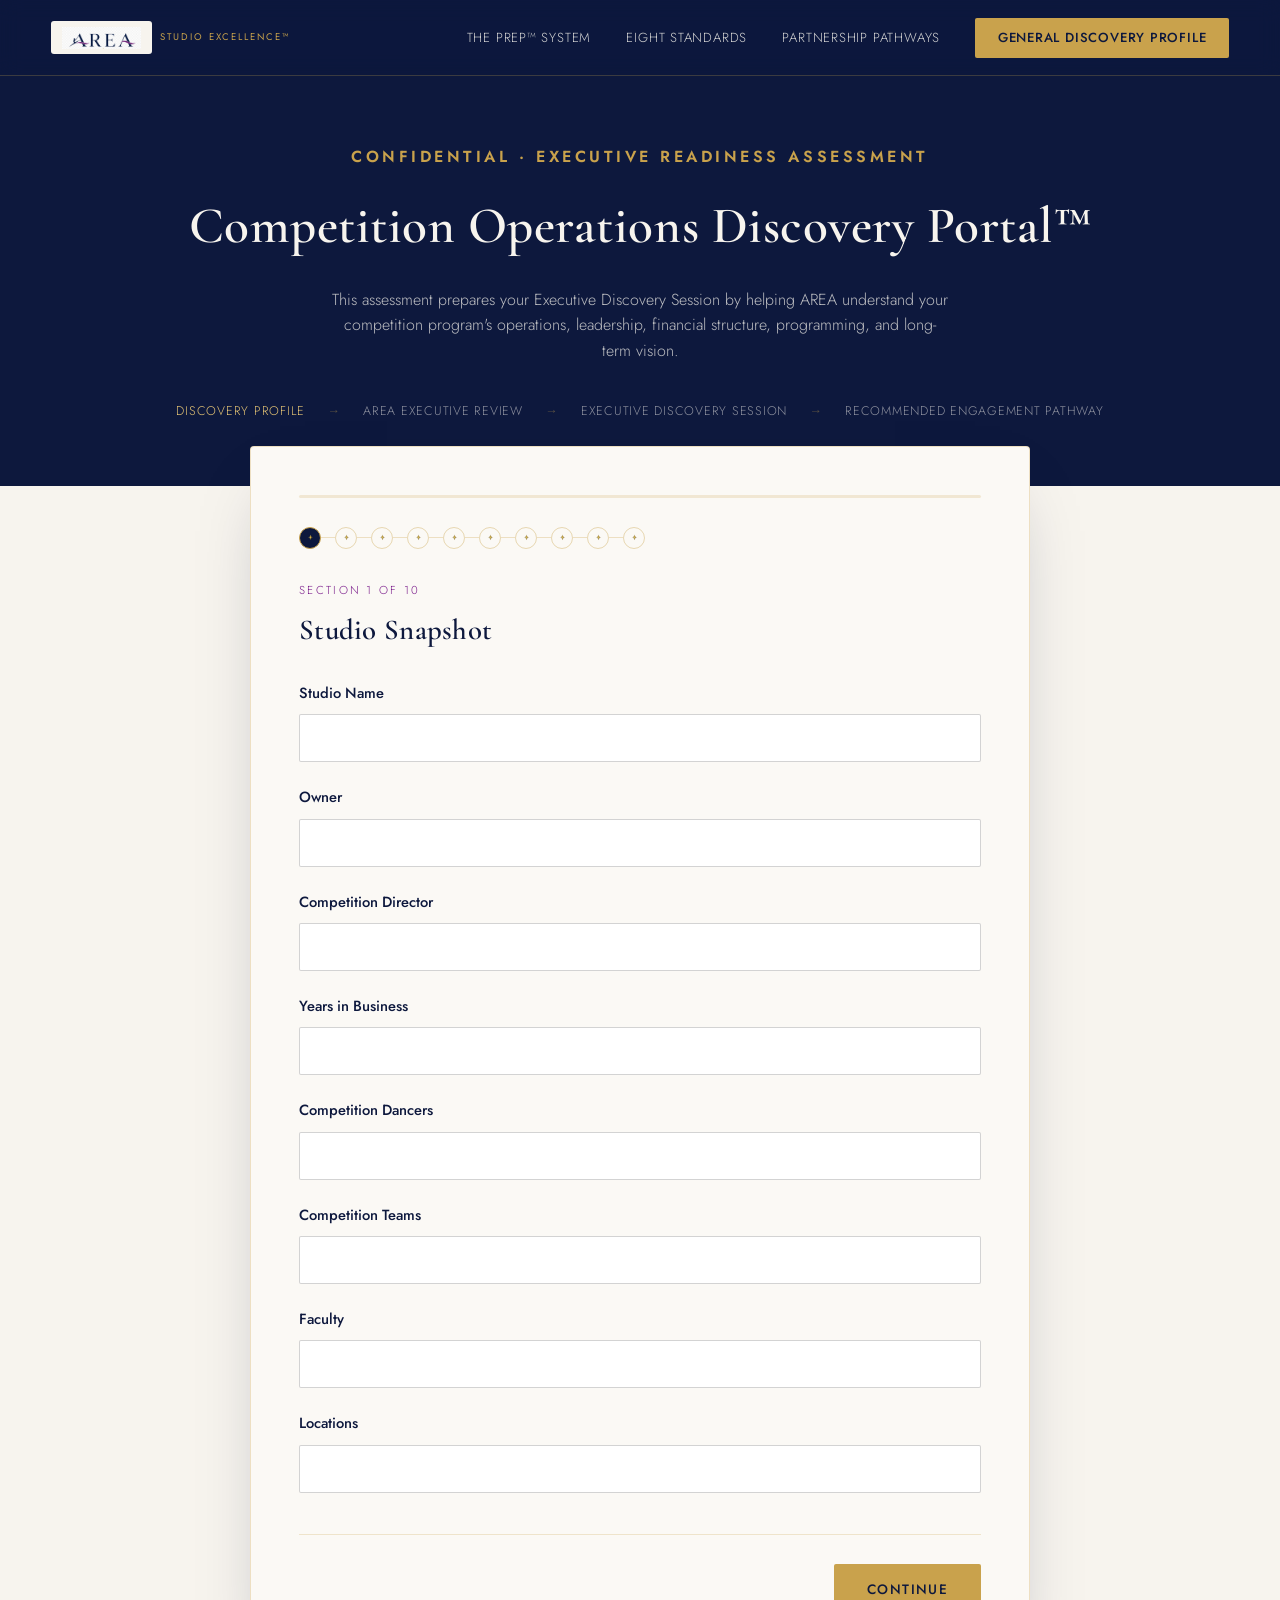
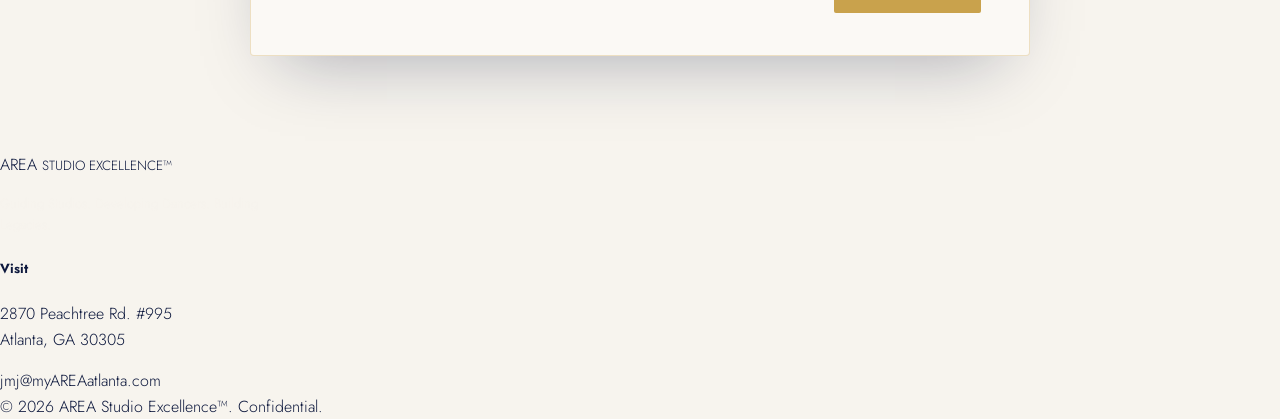
<file: area-site/competition-discovery.html>
<!DOCTYPE html>
<html lang="en">
<head>
<meta charset="UTF-8">
<meta name="viewport" content="width=device-width, initial-scale=1.0">
<title>Competition Operations Discovery Portal™ | AREA Studio Excellence</title>
<link rel="stylesheet" href="styles.css">
<link rel="stylesheet" href="questionnaire.css">
</head>
<body>
<form name="competition-discovery" data-netlify="true" netlify-honeypot="bot-field" style="display:none;">
  <input type="text" name="submitted-at" />
  <input type="text" name="bot-field" />
  <input type="text" name="studioName" />
  <input type="text" name="owner" />
  <input type="text" name="competitionDirector" />
  <input type="text" name="yearsInBusiness" />
  <input type="text" name="competitionDancers" />
  <input type="text" name="competitionTeams" />
  <input type="text" name="faculty" />
  <input type="text" name="locations" />
  <input type="text" name="programExists" />
  <input type="text" name="successMeans" />
  <input type="text" name="threeYearVision" />
  <input type="text" name="auditionsTiming" />
  <input type="text" name="choreographyComplete" />
  <input type="text" name="costumesOrdered" />
  <input type="text" name="seasonMapProcess" />
  <input type="text" name="feeCollection" />
  <input type="text" name="financialChallenges" />
  <input type="text" name="modelConfidence" />
  <input type="text" name="requiredTechnique" />
  <input type="text" name="rehearsalStructure" />
  <input type="text" name="programmingRefinements" />
  <input type="text" name="howSelected" />
  <input type="text" name="howManyCompetitions" />
  <input type="text" name="howManyConventions" />
  <input type="text" name="whoOwnsWhat" />
  <input type="text" name="documentedSystems" />
  <input type="text" name="communicationRating" />
  <input type="text" name="parentFrustrations" />
  <input type="text" name="whatBreaksFirst" />
  <input type="text" name="biggestOpportunity" />
  <input type="text" name="promptedContact" />
  <input type="text" name="oneTransformation" />
  <input type="text" name="oneYearSuccess" />
  <button type="submit">Send</button>
</form>

<nav class="site-nav">
  <a href="index.html" class="brand">
    <span class="brand-badge"><img src="images/brand/logo_area_only.png" alt="AREA"></span>
    <span class="brand-sub">STUDIO EXCELLENCE™</span>
  </a>
  <div class="links">
    <a href="index.html#prep">The PREP™ System</a>
    <a href="index.html#standards">Eight Standards</a>
    <a href="index.html#pathways">Partnership Pathways</a>
    <a href="discovery-profile.html" class="cta-btn">General Discovery Profile</a>
  </div>
</nav>

<header class="df-hero">
  <span class="eyebrow">Confidential · Executive Readiness Assessment</span>
  <h1>Competition Operations Discovery Portal™</h1>
  <p>This assessment prepares your Executive Discovery Session by helping AREA understand your competition program's operations, leadership, financial structure, programming, and long-term vision.</p>
  <div class="df-journey-mini">
    <span class="active">Discovery Profile</span>
    <span class="sep">→</span>
    <span>AREA Executive Review</span>
    <span class="sep">→</span>
    <span>Executive Discovery Session</span>
    <span class="sep">→</span>
    <span>Recommended Engagement Pathway</span>
  </div>
</header>

<div id="df-form" class="df-wrap"></div>

<footer>
  <div class="footer-grid">
    <div>
      <div class="footer-brand">AREA <small>STUDIO EXCELLENCE™</small></div>
      <p style="margin-top:1rem; max-width:260px; color:rgba(247,244,238,0.5); font-size:0.82rem;">Guiding Studios. Developing Dancers. Building Legacies.</p>
    </div>
    <div class="footer-col">
      <h5>Visit</h5>
      <p>2870 Peachtree Rd. #995<br>Atlanta, GA 30305</p>
      <a href="mailto:jmj@myAREAatlanta.com">jmj@myAREAatlanta.com</a>
    </div>
  </div>
  <div class="footer-bottom">
    <span>© 2026 AREA Studio Excellence™. Confidential.</span>
  </div>
</footer>

<script src="questionnaire.js"></script>
<script>
const sections = [
  {
    title: "Studio Snapshot",
    fields: [
      { id: "studioName", label: "Studio Name" },
      { id: "owner", label: "Owner" },
      { id: "competitionDirector", label: "Competition Director" },
      { id: "yearsInBusiness", label: "Years in Business" },
      { id: "competitionDancers", label: "Competition Dancers" },
      { id: "competitionTeams", label: "Competition Teams" },
      { id: "faculty", label: "Faculty" },
      { id: "locations", label: "Locations" },
    ]
  },
  {
    title: "Vision & Leadership",
    fields: [
      { id: "programExists", label: "Our competition program exists to…", type: "textarea" },
      { id: "successMeans", label: "Success for our competition team means…", type: "textarea" },
      { id: "threeYearVision", label: "Where do you want the program in three years?", type: "textarea" },
    ]
  },
  {
    title: "Season Mapping",
    fields: [
      { id: "auditionsTiming", label: "When do auditions occur?" },
      { id: "choreographyComplete", label: "When is choreography complete?" },
      { id: "costumesOrdered", label: "When are costumes ordered?" },
      { id: "seasonMapProcess", label: "How do you map the season?", type: "textarea" },
    ]
  },
  {
    title: "Financial Structure",
    fields: [
      { id: "feeCollection", label: "How are competition fees collected?", type: "textarea" },
      { id: "financialChallenges", label: "Biggest financial challenges?", type: "textarea" },
      { id: "modelConfidence", label: "Confidence in current model (1–10)?", type: "scale" },
    ]
  },
  {
    title: "Programming & Training",
    fields: [
      { id: "requiredTechnique", label: "Required technique classes", type: "textarea" },
      { id: "rehearsalStructure", label: "Rehearsal structure", type: "textarea" },
      { id: "programmingRefinements", label: "Programming refinements desired", type: "textarea" },
    ]
  },
  {
    title: "Competition Strategy",
    fields: [
      { id: "howSelected", label: "How are competitions selected?", type: "textarea" },
      { id: "howManyCompetitions", label: "How many competitions?" },
      { id: "howManyConventions", label: "How many conventions?" },
    ]
  },
  {
    title: "Operations",
    fields: [
      { id: "whoOwnsWhat", label: "Who owns scheduling, billing, registration, travel, music, costumes?", type: "textarea" },
      { id: "documentedSystems", label: "What systems are documented?", type: "textarea" },
    ]
  },
  {
    title: "Parent Experience",
    fields: [
      { id: "communicationRating", label: "Rate communication (1–10)", type: "scale" },
      { id: "parentFrustrations", label: "Biggest parent frustrations", type: "textarea" },
    ]
  },
  {
    title: "Growth Readiness",
    fields: [
      { id: "whatBreaksFirst", label: "If your team doubled tomorrow, what breaks first?", type: "textarea" },
      { id: "biggestOpportunity", label: "Biggest growth opportunity", type: "textarea" },
    ]
  },
  {
    title: "Executive Reflection",
    subtitle: "These final questions help shape your Executive Discovery Session.",
    fields: [
      { id: "promptedContact", label: "What prompted you to contact AREA?", type: "textarea" },
      { id: "oneTransformation", label: "If AREA could transform one thing, what would it be?", type: "textarea" },
      { id: "oneYearSuccess", label: "What does success look like one year from now?", type: "textarea" },
    ]
  }
];

const form = new DiscoveryForm({
  formEl: document.getElementById('df-form'),
  sections,
  storageKeyPrefix: 'competition-discovery',
  formLabel: 'Competition Operations Discovery Portal'
});
</script>

</body>
</html>
</file>
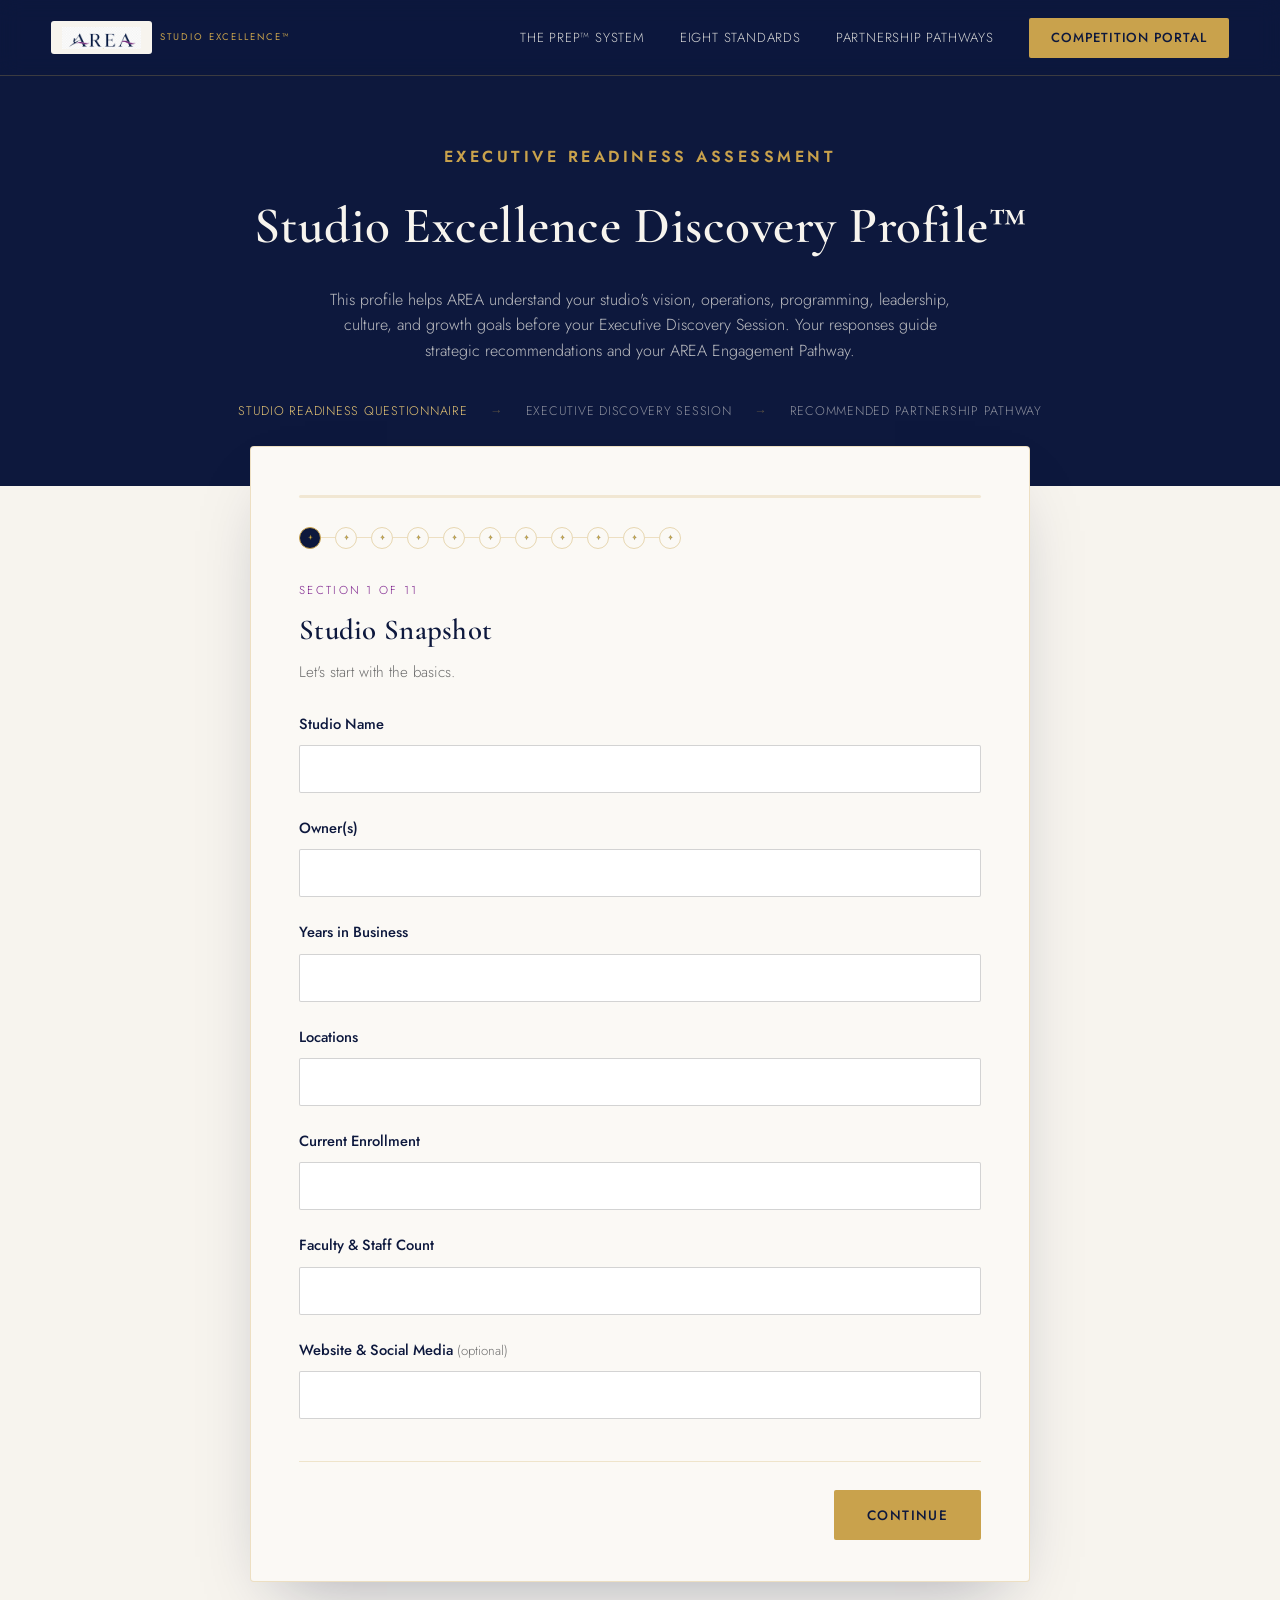
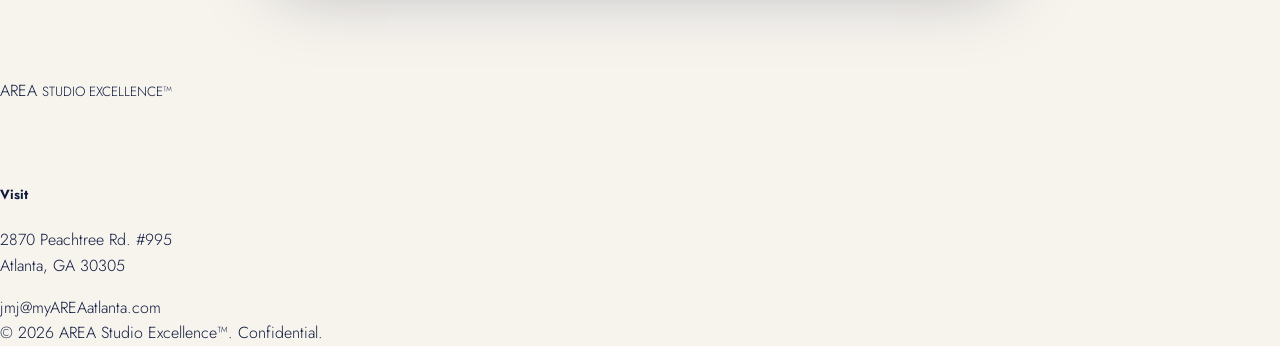
<file: area-site/discovery-profile.html>
<!DOCTYPE html>
<html lang="en">
<head>
<meta charset="UTF-8">
<meta name="viewport" content="width=device-width, initial-scale=1.0">
<title>Studio Excellence Discovery Profile™ | AREA Studio Excellence</title>
<link rel="stylesheet" href="styles.css">
<link rel="stylesheet" href="questionnaire.css">
</head>
<body>
<form name="discovery-profile" data-netlify="true" netlify-honeypot="bot-field" style="display:none;">
  <input type="text" name="submitted-at" />
  <input type="text" name="bot-field" />
  <input type="text" name="studioName" />
  <input type="text" name="owners" />
  <input type="text" name="yearsInBusiness" />
  <input type="text" name="locations" />
  <input type="text" name="enrollment" />
  <input type="text" name="faculty" />
  <input type="text" name="website" />
  <input type="text" name="whyStarted" />
  <input type="text" name="whatMakesUnique" />
  <input type="text" name="threeToFiveYearVision" />
  <input type="text" name="leadershipChallenge" />
  <input type="text" name="registrationProcess" />
  <input type="text" name="systemsManagement" />
  <input type="text" name="ownerDependentSystems" />
  <input type="text" name="tuitionStructure" />
  <input type="text" name="revenueStreams" />
  <input type="text" name="financialChallenge" />
  <input type="text" name="currentPrograms" />
  <input type="text" name="writtenCurriculum" />
  <input type="text" name="levelAdvancement" />
  <input type="text" name="programmingRefinements" />
  <input type="text" name="productionCalendar" />
  <input type="text" name="themesPlanning" />
  <input type="text" name="artisticGuidanceValue" />
  <input type="text" name="hasCompetitionTeam" />
  <input type="text" name="seasonMapping" />
  <input type="text" name="competitionFeeStructure" />
  <input type="text" name="competitionSelection" />
  <input type="text" name="additionalTechniqueClasses" />
  <input type="text" name="competitionSupportNeeded" />
  <input type="text" name="biggestCompetitionChallenge" />
  <input type="text" name="teacherOnboarding" />
  <input type="text" name="evaluationsCoaching" />
  <input type="text" name="familyCommunication" />
  <input type="text" name="parentsAppreciate" />
  <input type="text" name="mostConfusion" />
  <input type="text" name="doubleEnrollmentBreak" />
  <input type="text" name="systemsToStrengthen" />
  <input type="text" name="promptedContact" />
  <input type="text" name="threeOutcomes" />
  <input type="text" name="oneTransformation" />
  <button type="submit">Send</button>
</form>

<nav class="site-nav">
  <a href="index.html" class="brand">
    <span class="brand-badge"><img src="images/brand/logo_area_only.png" alt="AREA"></span>
    <span class="brand-sub">STUDIO EXCELLENCE™</span>
  </a>
  <div class="links">
    <a href="index.html#prep">The PREP™ System</a>
    <a href="index.html#standards">Eight Standards</a>
    <a href="index.html#pathways">Partnership Pathways</a>
    <a href="competition-discovery.html" class="cta-btn">Competition Portal</a>
  </div>
</nav>

<header class="df-hero">
  <span class="eyebrow">Executive Readiness Assessment</span>
  <h1>Studio Excellence Discovery Profile™</h1>
  <p>This profile helps AREA understand your studio's vision, operations, programming, leadership, culture, and growth goals before your Executive Discovery Session. Your responses guide strategic recommendations and your AREA Engagement Pathway.</p>
  <div class="df-journey-mini">
    <span class="active">Studio Readiness Questionnaire</span>
    <span class="sep">→</span>
    <span>Executive Discovery Session</span>
    <span class="sep">→</span>
    <span>Recommended Partnership Pathway</span>
  </div>
</header>

<div id="df-form" class="df-wrap"></div>

<footer>
  <div class="footer-grid">
    <div>
      <div class="footer-brand">AREA <small>STUDIO EXCELLENCE™</small></div>
      <p style="margin-top:1rem; max-width:260px; color:rgba(247,244,238,0.5); font-size:0.82rem;">Guiding Studios. Developing Dancers. Building Legacies.</p>
    </div>
    <div class="footer-col">
      <h5>Visit</h5>
      <p>2870 Peachtree Rd. #995<br>Atlanta, GA 30305</p>
      <a href="mailto:jmj@myAREAatlanta.com">jmj@myAREAatlanta.com</a>
    </div>
  </div>
  <div class="footer-bottom">
    <span>© 2026 AREA Studio Excellence™. Confidential.</span>
  </div>
</footer>

<script src="questionnaire.js"></script>
<script>
const sections = [
  {
    title: "Studio Snapshot",
    subtitle: "Let's start with the basics.",
    fields: [
      { id: "studioName", label: "Studio Name" },
      { id: "owners", label: "Owner(s)" },
      { id: "yearsInBusiness", label: "Years in Business" },
      { id: "locations", label: "Locations" },
      { id: "enrollment", label: "Current Enrollment" },
      { id: "faculty", label: "Faculty & Staff Count" },
      { id: "website", label: "Website & Social Media", optional: true },
    ]
  },
  {
    title: "Vision & Leadership",
    fields: [
      { id: "whyStarted", label: "Why did you start your studio?", type: "textarea" },
      { id: "whatMakesUnique", label: "What makes your studio unique?", type: "textarea" },
      { id: "threeToFiveYearVision", label: "Where do you want your studio in 3–5 years?", type: "textarea" },
      { id: "leadershipChallenge", label: "Biggest leadership challenge?", type: "textarea" },
    ]
  },
  {
    title: "Studio Operations",
    fields: [
      { id: "registrationProcess", label: "Describe your registration process.", type: "textarea" },
      { id: "systemsManagement", label: "How are calendars, billing, communication, and policies managed?", type: "textarea" },
      { id: "ownerDependentSystems", label: "What systems depend solely on the owner?", type: "textarea" },
    ]
  },
  {
    title: "Financial & Business Structure",
    fields: [
      { id: "tuitionStructure", label: "How is tuition structured?", type: "textarea" },
      { id: "revenueStreams", label: "Major revenue streams?", type: "textarea" },
      { id: "financialChallenge", label: "Biggest operational or financial challenge?", type: "textarea" },
    ]
  },
  {
    title: "Programming & Curriculum",
    fields: [
      { id: "currentPrograms", label: "What programs do you currently offer?", type: "textarea" },
      { id: "writtenCurriculum", label: "Do you have written curriculum/progressions?", type: "textarea" },
      { id: "levelAdvancement", label: "How do dancers advance through levels?", type: "textarea" },
      { id: "programmingRefinements", label: "What programming refinements would you like to make?", type: "textarea" },
    ]
  },
  {
    title: "Performance & Production",
    fields: [
      { id: "productionCalendar", label: "Describe your annual production calendar.", type: "textarea" },
      { id: "themesPlanning", label: "How are themes, showcases, and productions planned?", type: "textarea" },
      { id: "artisticGuidanceValue", label: "Where would artistic or production guidance be valuable?", type: "textarea" },
    ]
  },
  {
    title: "Competition / Performance Ensemble",
    subtitle: "If applicable to your studio.",
    fields: [
      { id: "hasCompetitionTeam", label: "Do you operate a competition or performance ensemble?", type: "textarea" },
      { id: "seasonMapping", label: "How is your season mapped?", type: "textarea", optional: true },
      { id: "competitionFeeStructure", label: "How are competition fees structured?", type: "textarea", optional: true },
      { id: "competitionSelection", label: "How do you select competitions and conventions?", type: "textarea", optional: true },
      { id: "additionalTechniqueClasses", label: "Do competition dancers receive additional technique classes?", type: "textarea", optional: true },
      { id: "competitionSupportNeeded", label: "Do you need support with programming, combinations, choreography consultation, production planning, or operational systems?", type: "textarea", optional: true },
      { id: "biggestCompetitionChallenge", label: "Biggest competition-team challenge?", type: "textarea", optional: true },
    ]
  },
  {
    title: "Faculty Excellence",
    fields: [
      { id: "teacherOnboarding", label: "How are teachers onboarded and developed?", type: "textarea" },
      { id: "evaluationsCoaching", label: "Do you conduct evaluations or coaching?", type: "textarea" },
    ]
  },
  {
    title: "Parent & Student Experience",
    fields: [
      { id: "familyCommunication", label: "How do you communicate with families?", type: "textarea" },
      { id: "parentsAppreciate", label: "What do parents appreciate most?", type: "textarea" },
      { id: "mostConfusion", label: "What creates the most confusion?", type: "textarea" },
    ]
  },
  {
    title: "Growth & Scalability",
    fields: [
      { id: "doubleEnrollmentBreak", label: "If enrollment doubled tomorrow, what would break first?", type: "textarea" },
      { id: "systemsToStrengthen", label: "What systems need strengthening?", type: "textarea" },
    ]
  },
  {
    title: "Executive Reflection",
    subtitle: "Almost there — these final questions help shape your Executive Discovery Session.",
    fields: [
      { id: "promptedContact", label: "What prompted you to contact AREA?", type: "textarea" },
      { id: "threeOutcomes", label: "What three outcomes would make this engagement successful?", type: "textarea" },
      { id: "oneTransformation", label: "If AREA could transform one aspect of your studio, what would it be?", type: "textarea" },
    ]
  }
];

const form = new DiscoveryForm({
  formEl: document.getElementById('df-form'),
  sections,
  storageKeyPrefix: 'discovery-profile',
  formLabel: 'Studio Excellence Discovery Profile'
});
</script>

</body>
</html>
</file>
<file: area-site/styles.css>
/* ============================================
   AREA STUDIO EXCELLENCE™ — Brand Stylesheet
   Midnight Navy / Orchid / Antique Gold / Ivory
   ============================================ */

@import url('https://fonts.googleapis.com/css2?family=Cormorant+Garamond:ital,wght@0,400;0,500;0,600;0,700;1,400;1,500&family=Jost:wght@300;400;500;600&display=swap');

:root {
  --navy: #0D183D;
  --navy-deep: #080f28;
  --orchid: #7C1F8C;
  --orchid-bright: #C455D6;
  --gold: #C9A24C;
  --gold-bright: #E4C374;
  --ivory: #F7F4EE;
  --ivory-soft: #FBF9F5;
  --stone: #6E6E6E;
  --stone-light: #a19b8f;

  --serif: 'Cormorant Garamond', Georgia, serif;
  --sans: 'Jost', 'Helvetica Neue', Arial, sans-serif;
}

* { box-sizing: border-box; }

html { scroll-behavior: smooth; }

body {
  margin: 0;
  font-family: var(--sans);
  background: var(--ivory);
  color: var(--navy);
  font-weight: 300;
  line-height: 1.6;
  -webkit-font-smoothing: antialiased;
}

h1, h2, h3, h4 {
  font-family: var(--serif);
  font-weight: 600;
  margin: 0;
  letter-spacing: 0.01em;
}

a { color: inherit; text-decoration: none; }

.eyebrow {
  font-family: var(--sans);
  font-size: 1rem;
  letter-spacing: 0.22em;
  text-transform: uppercase;
  color: var(--gold);
  font-weight: 600;
}

.eyebrow.on-light { color: var(--orchid); }

/* ---------- Compass Star Motif ---------- */
.star {
  display: inline-block;
  position: relative;
  width: 1em;
  height: 1em;
  background: url('images/brand/compass_star_new.png') center/contain no-repeat;
  vertical-align: middle;
}
.divider-star {
  display: flex;
  align-items: center;
  justify-content: center;
  gap: 1.2rem;
  margin: 2rem 0;
}
.divider-star .line {
  height: 1px;
  width: 90px;
  background: linear-gradient(90deg, transparent, var(--gold), transparent);
}
.divider-star .star { width: 2.2rem; height: 2.2rem; }

.compass-break {
  display: flex;
  justify-content: center;
  padding: 3rem 0;
}
.compass-break .star { width: 4rem; height: 4rem; }

/* ---------- Nav ---------- */
.site-nav {
  position: fixed;
  top: 0; left: 0; right: 0;
  z-index: 100;
  display: flex;
  align-items: center;
  justify-content: space-between;
  padding: 1.1rem 4vw;
  background: rgba(13, 24, 61, 0.92);
  backdrop-filter: blur(10px);
  border-bottom: 1px solid rgba(201,162,76,0.25);
}
.site-nav .brand {
  font-family: var(--serif);
  color: var(--ivory);
  font-size: 1.25rem;
  letter-spacing: 0.04em;
  display: flex;
  align-items: center;
  gap: 0.5rem;
}
.site-nav .brand-badge {
  display: flex;
  align-items: center;
  background: var(--ivory);
  padding: 0.35rem 0.7rem;
  border-radius: 3px;
}
.site-nav .brand-badge img {
  height: 22px;
  width: auto;
  display: block;
}
.site-nav .brand-sub {
  font-family: var(--sans);
  font-size: 0.6rem;
  letter-spacing: 0.2em;
  color: var(--gold);
  font-weight: 400;
}
.site-nav .brand small {
  display: block;
  font-family: var(--sans);
  font-size: 0.55rem;
  letter-spacing: 0.22em;
  color: var(--gold);
  font-weight: 400;
}
.site-nav .links {
  display: flex;
  gap: 2.2rem;
  align-items: center;
}
.site-nav .links a {
  color: var(--ivory);
  font-size: 0.82rem;
  letter-spacing: 0.06em;
  text-transform: uppercase;
  opacity: 0.85;
  transition: opacity 0.2s, color 0.2s;
}
.site-nav .links a:hover { opacity: 1; color: var(--gold-bright); }
.site-nav .cta-btn {
  background: var(--gold);
  color: var(--navy) !important;
  padding: 0.6rem 1.4rem;
  border-radius: 2px;
  font-weight: 500;
  opacity: 1 !important;
}
.site-nav .cta-btn:hover { background: var(--gold-bright); }

@media (max-width: 860px) {
  .site-nav .links { display: none; }
}

/* ---------- Buttons ---------- */
.btn {
  display: inline-flex;
  align-items: center;
  gap: 0.6rem;
  padding: 0.85rem 2rem;
  font-family: var(--sans);
  font-size: 0.85rem;
  letter-spacing: 0.1em;
  text-transform: uppercase;
  font-weight: 500;
  border-radius: 2px;
  border: 1px solid transparent;
  cursor: pointer;
  transition: all 0.25s ease;
}
.btn-gold { background: var(--gold); color: var(--navy); }
.btn-gold:hover { background: var(--gold-bright); transform: translateY(-1px); }
.btn-outline-light {
  background: transparent; color: var(--ivory); border-color: rgba(247,244,238,0.5);
}
.btn-outline-light:hover { border-color: var(--gold); color: var(--gold-bright); }
.btn-outline-navy { background: transparent; color: var(--navy); border-color: var(--navy); }
.btn-outline-navy:hover { background: var(--navy); color: var(--ivory); }

/* ---------- Sections ---------- */
section { position: relative; }
.section-pad { padding: 6.5rem 4vw; }
.container { max-width: 1240px; margin: 0 auto; }
.dark-section {
  background: var(--navy);
  color: var(--ivory);
}
.dark-section .stone-text { color: rgba(247,244,238,0.7); }

.section-head { max-width: 720px; margin-bottom: 3.2rem; }
.section-head h2 { font-size: clamp(2rem, 4vw, 2.9rem); margin-top: 0.6rem; color: var(--navy); }
.dark-section .section-head h2 { color: var(--ivory); }
.section-head p { color: var(--stone); font-size: 1.05rem; margin-top: 1rem; }
.dark-section .section-head p { color: rgba(247,244,238,0.75); }

/* ---------- Footer band curve (deck signature) ---------- */
.curve-top {
  position: absolute;
  top: -1px; left: 0; right: 0;
  height: 60px;
  background: var(--ivory);
  border-radius: 0 0 50% 50% / 0 0 100% 100%;
}

/* ---------- Cards ---------- */
.card {
  background: var(--ivory-soft);
  border: 1px solid rgba(201,162,76,0.3);
  border-radius: 3px;
  padding: 2rem 1.7rem;
}
.icon-circle {
  width: 56px; height: 56px;
  border-radius: 50%;
  background: var(--navy);
  border: 1.5px solid var(--gold);
  display: flex; align-items: center; justify-content: center;
  font-size: 1.4rem;
  color: var(--gold);
  margin-bottom: 1.1rem;
}
.icon-circle.orchid {
  background: var(--orchid);
  border-color: var(--orchid);
  color: var(--ivory);
}

/* ---------- Utility ---------- */
.text-center { text-align: center; }
img { max-width: 100%; display: block; }
.fade-in {
  opacity: 0;
  transform: translateY(24px);
  transition: opacity 0.8s ease, transform 0.8s ease;
}
.fade-in.visible { opacity: 1; transform: translateY(0); }
</file>
<file: area-site/questionnaire.css>
/* ============================================
   Discovery Questionnaire — shared styling
   ============================================ */

.df-hero {
  background: var(--navy);
  color: var(--ivory);
  padding: 9rem 4vw 4rem;
  text-align: center;
}
.df-hero .eyebrow { display:block; margin-bottom: 1rem; }
.df-hero h1 { font-size: clamp(2.1rem, 4vw, 3.2rem); color: var(--ivory); }
.df-hero p { max-width: 620px; margin: 1.2rem auto 0; color: rgba(247,244,238,0.75); }

.df-journey-mini {
  display: flex; justify-content: center; gap: 1.4rem; margin-top: 2.4rem; flex-wrap: wrap;
}
.df-journey-mini span {
  font-size: 0.78rem; letter-spacing: 0.06em; text-transform: uppercase;
  color: rgba(247,244,238,0.55);
  display: flex; align-items: center; gap: 0.5rem;
}
.df-journey-mini span.active { color: var(--gold-bright); }
.df-journey-mini .sep { color: rgba(201,162,76,0.4); }

.df-wrap {
  max-width: 780px;
  margin: -2.5rem auto 6rem;
  background: var(--ivory-soft);
  border: 1px solid rgba(201,162,76,0.3);
  border-radius: 4px;
  padding: 3rem 3rem 2.6rem;
  box-shadow: 0 30px 70px -30px rgba(13,24,61,0.35);
  position: relative;
  z-index: 5;
}
@media (max-width: 640px) {
  .df-wrap { padding: 2rem 1.4rem; margin: -1.5rem 1rem 4rem; }
}

.df-progress-track {
  height: 3px; background: rgba(201,162,76,0.2); border-radius: 2px; overflow: hidden; margin-bottom: 1.8rem;
}
.df-progress-fill { height: 100%; background: var(--gold); transition: width 0.4s ease; }

.df-steps-row {
  display: flex; align-items: center; margin-bottom: 1.6rem; overflow-x: auto; padding-bottom: 0.4rem;
}
.df-step-dot {
  width: 22px; height: 22px; min-width: 22px; border-radius: 50%;
  border: 1.5px solid rgba(201,162,76,0.4);
  display: flex; align-items: center; justify-content: center;
  font-size: 0.7rem; color: var(--stone);
}
.df-step-dot.active { border-color: var(--gold); background: var(--navy); color: var(--gold-bright); }
.df-step-dot.done { border-color: var(--gold); background: var(--gold); color: var(--navy); }
.df-step-line { height: 1px; width: 14px; min-width: 14px; background: rgba(201,162,76,0.3); }

.df-section-label {
  font-size: 0.72rem; letter-spacing: 0.2em; text-transform: uppercase; color: var(--orchid); margin-bottom: 0.5rem;
}
.df-section-title { font-size: 1.8rem; color: var(--navy); margin-bottom: 0.4rem; }
.df-section-sub { color: var(--stone); font-size: 0.95rem; margin-bottom: 1.8rem; margin-top: 0; }

.df-fields { margin-top: 1.8rem; display: flex; flex-direction: column; gap: 1.5rem; }
.df-field label { display: block; font-size: 0.92rem; color: var(--navy); margin-bottom: 0.55rem; font-weight: 500; }
.df-optional { color: var(--stone); font-weight: 300; font-size: 0.82rem; }

.df-input {
  width: 100%;
  font-family: var(--sans);
  font-size: 0.95rem;
  padding: 0.75rem 0.9rem;
  border: 1px solid rgba(110,110,110,0.3);
  border-radius: 2px;
  background: #fff;
  color: var(--navy);
  resize: vertical;
  transition: border-color 0.2s;
}
.df-input:focus {
  outline: none;
  border-color: var(--gold);
  box-shadow: 0 0 0 3px rgba(201,162,76,0.15);
}

.df-scale { display: flex; gap: 0.4rem; flex-wrap: wrap; }
.df-scale-btn {
  width: 38px; height: 38px;
  border: 1px solid rgba(110,110,110,0.3);
  background: #fff;
  color: var(--navy);
  font-family: var(--sans);
  font-size: 0.85rem;
  border-radius: 2px;
  cursor: pointer;
  transition: all 0.15s;
}
.df-scale-btn:hover { border-color: var(--gold); }
.df-scale-btn.active { background: var(--navy); border-color: var(--navy); color: var(--gold-bright); }

.df-nav {
  display: flex; justify-content: space-between; align-items: center;
  margin-top: 2.6rem; padding-top: 1.8rem; border-top: 1px solid rgba(201,162,76,0.25);
}

.df-confirm { text-align: center; padding: 2rem 0 1rem; }
.df-confirm-star { margin-bottom: 1rem; display: flex; justify-content: center; }
.df-confirm-star img { width: 2.4rem; height: 2.4rem; }
.df-confirm h3 { font-size: 1.7rem; color: var(--navy); margin-bottom: 0.9rem; }
.df-confirm p { color: var(--stone); max-width: 480px; margin: 0 auto 0.6rem; }
.df-confirm-note { font-family: var(--serif); font-style: italic; color: var(--orchid); }
</file>
